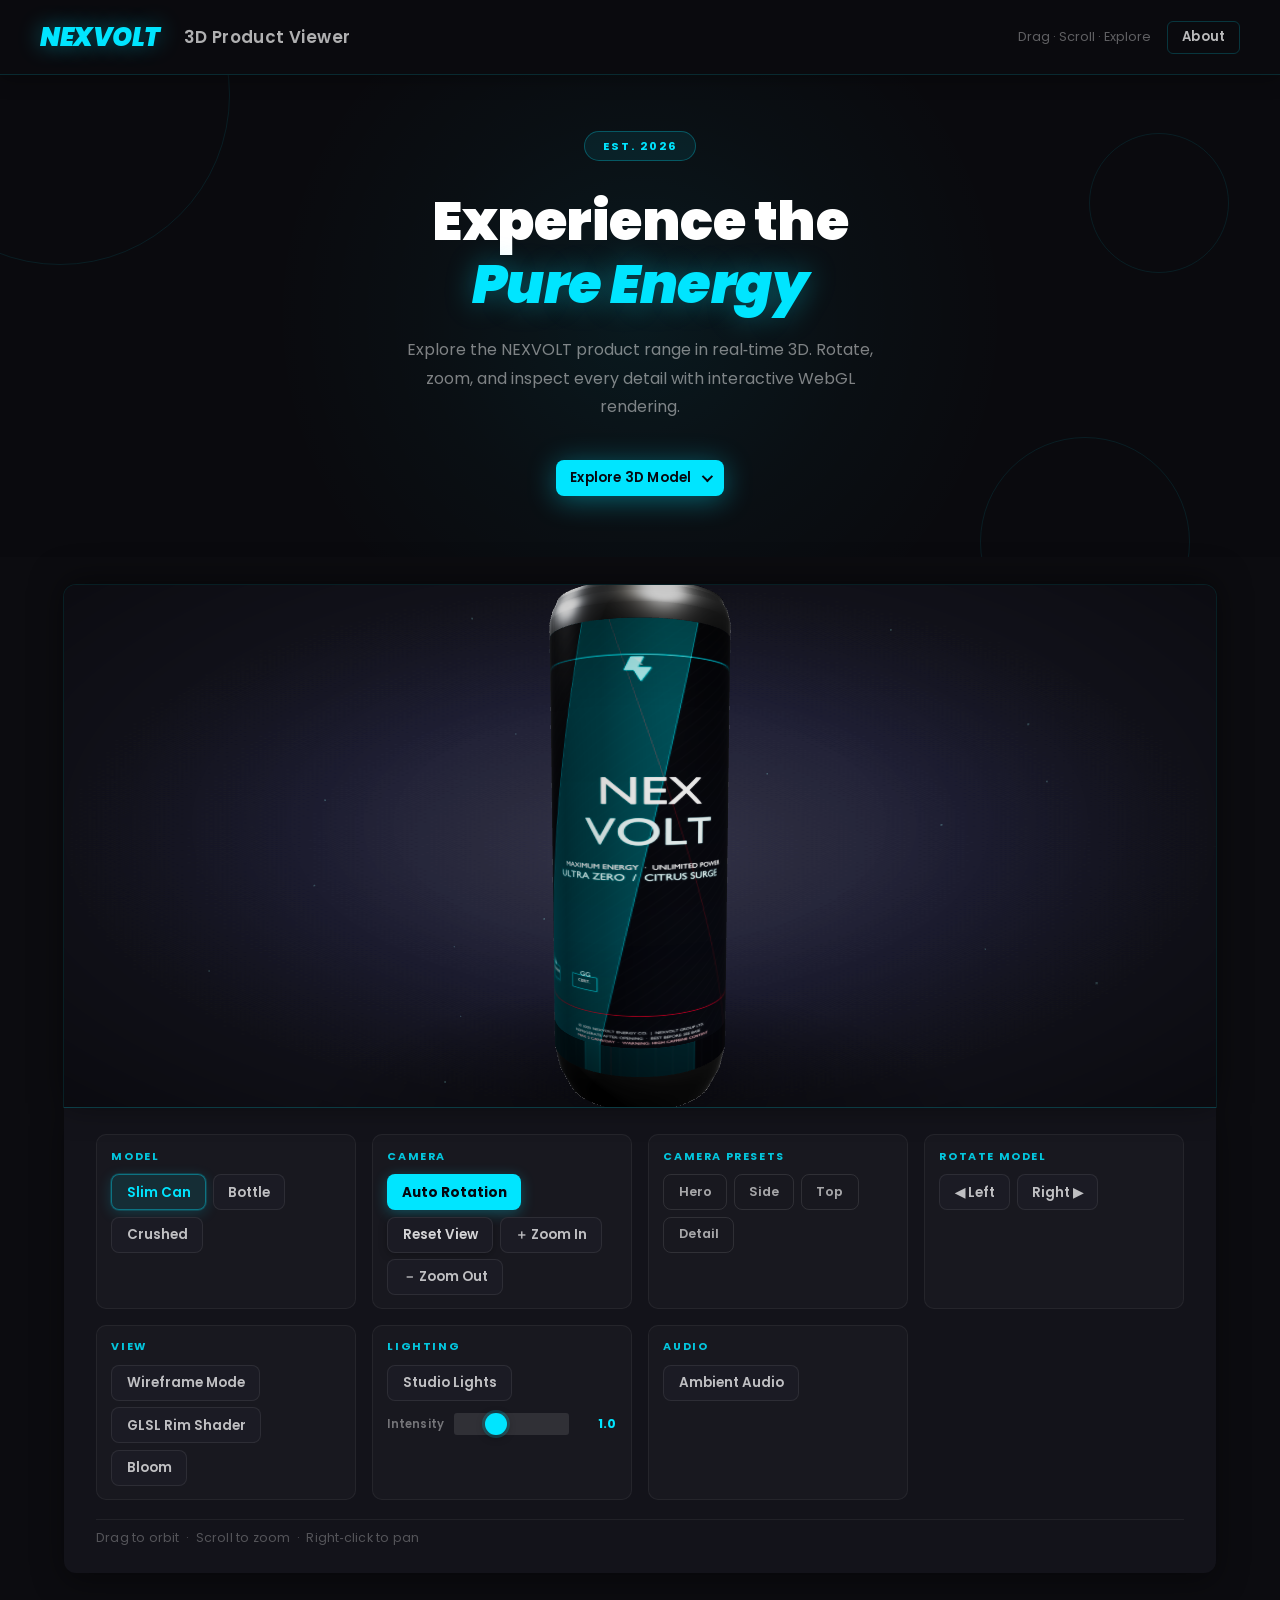
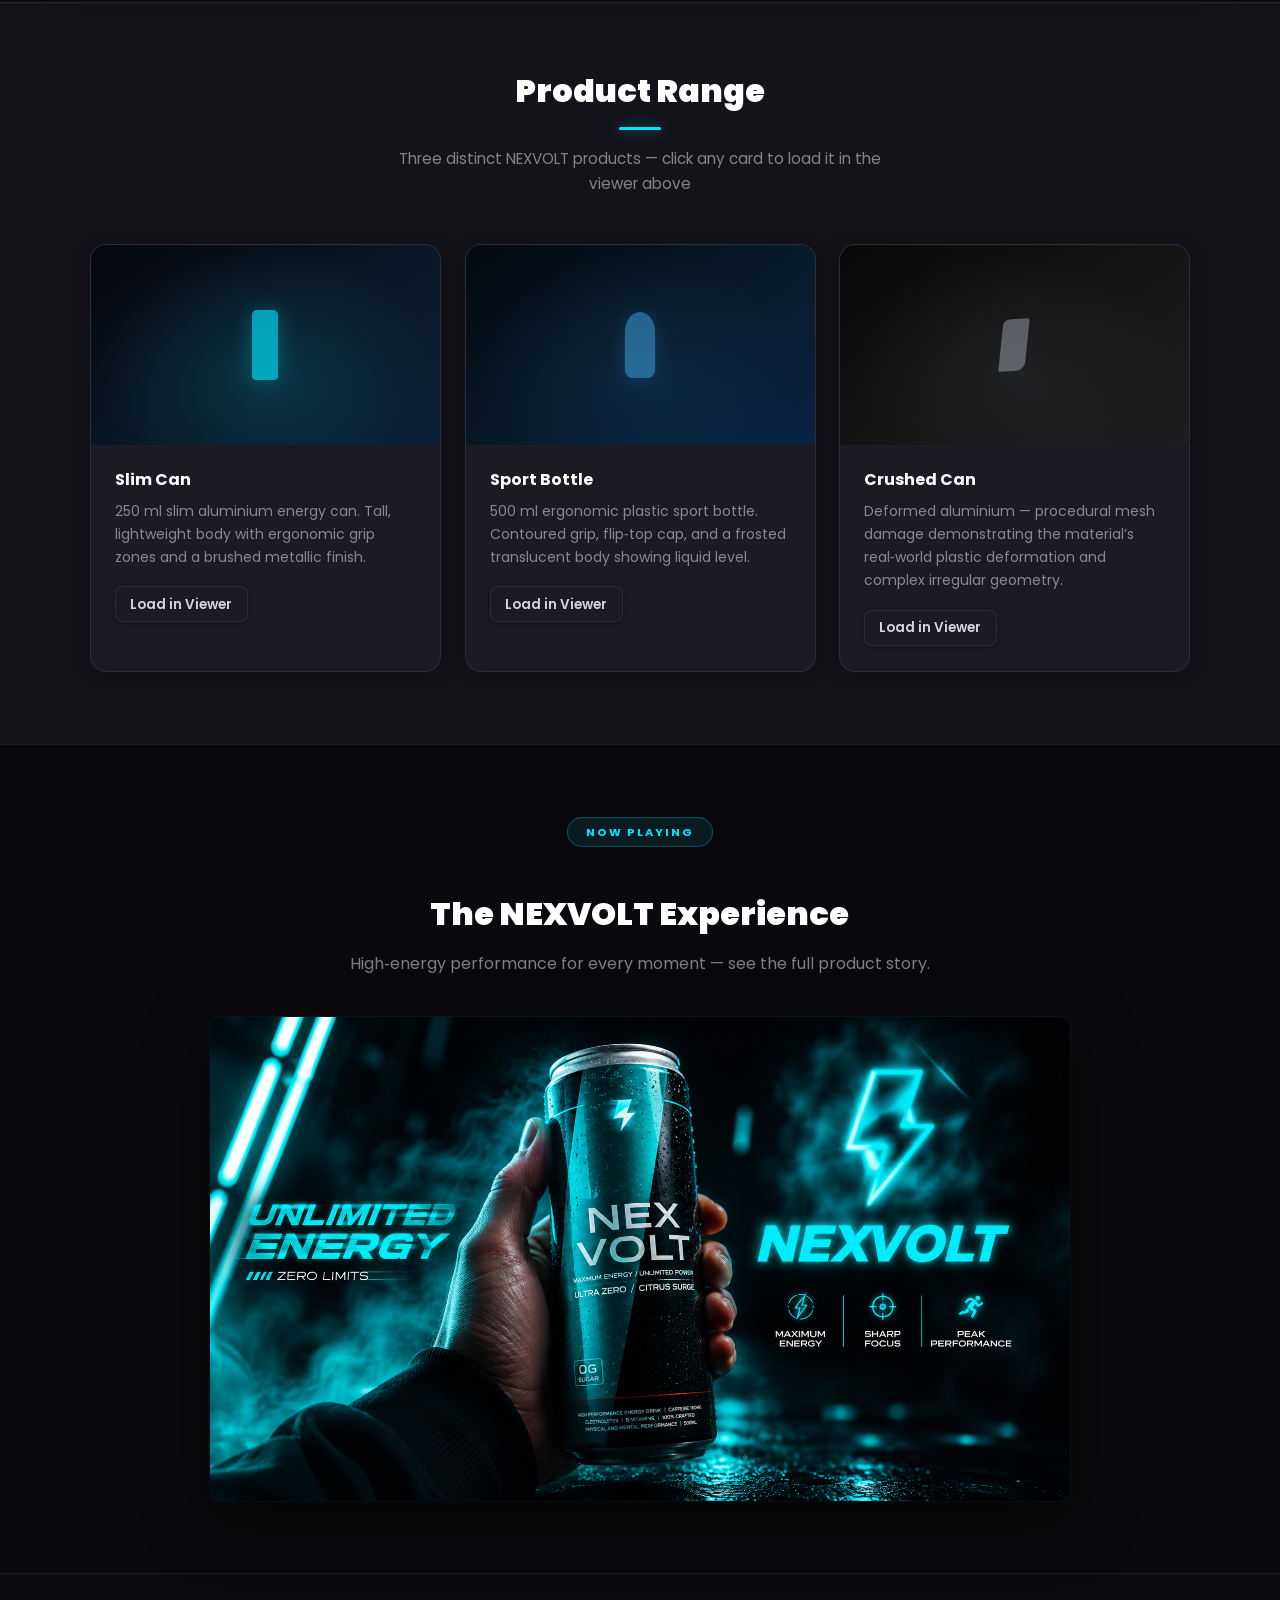
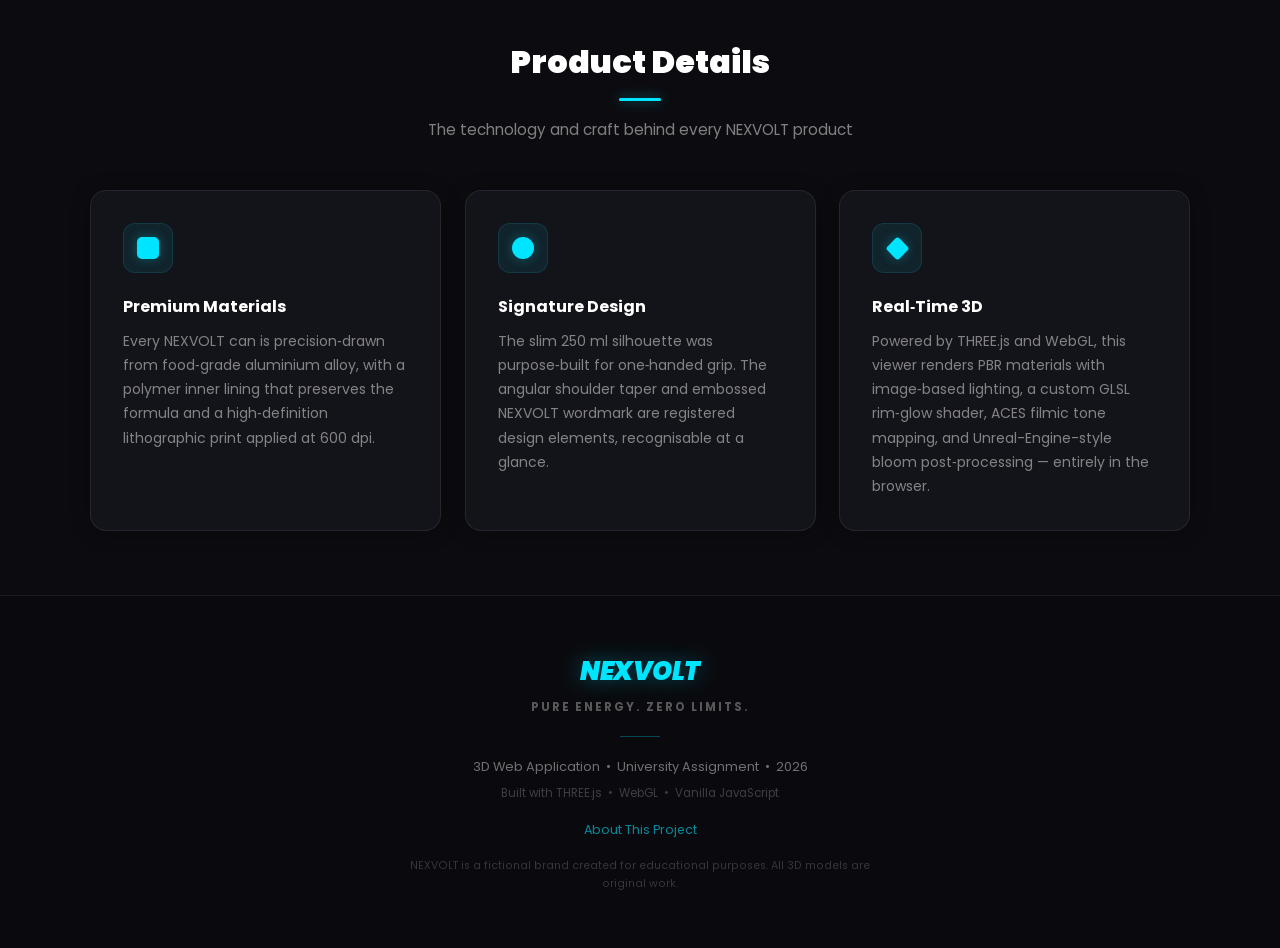
<file: index.html>
<!DOCTYPE html>
<html lang="en">
<head>
  <meta charset="UTF-8" />
  <meta name="viewport" content="width=device-width, initial-scale=1.0" />
  <title>NEXVOLT — 3D Product Viewer</title>
  <link rel="preconnect" href="https://fonts.googleapis.com" />
  <link href="https://fonts.googleapis.com/css2?family=Poppins:wght@400;600;700;900&display=swap" rel="stylesheet" />
  <link rel="stylesheet" href="css/style.css" />
  <link rel="icon" href="data:image/svg+xml,<svg xmlns='http://www.w3.org/2000/svg' viewBox='0 0 32 32'><rect width='32' height='32' fill='%230c0c10'/><text x='16' y='22' font-size='20' text-anchor='middle' fill='%2300e5ff' font-family='sans-serif' font-weight='900'>N</text></svg>">
</head>
<body>

  <!-- ════════════════════════════════════════════════════════
       SITE LOADING SCREEN
       Full-page overlay shown until the first model resolves.
       JS calls dismissSiteLoading() in onLoad / onError.
  ════════════════════════════════════════════════════════ -->
  <div id="site-loading" role="status" aria-live="polite" aria-label="Loading NEXVOLT application">
    <div class="sl-particles" aria-hidden="true">
      <span class="sl-p"></span>
      <span class="sl-p"></span>
      <span class="sl-p"></span>
      <span class="sl-p"></span>
      <span class="sl-p"></span>
      <span class="sl-p"></span>
      <span class="sl-p"></span>
      <span class="sl-p"></span>
      <span class="sl-p"></span>
      <span class="sl-p"></span>
    </div>
    <div class="sl-inner">
      <div class="sl-logo" aria-hidden="true">NEXVOLT</div>
      <p class="sl-tagline" aria-hidden="true">PURE ENERGY. ZERO LIMITS.</p>
      <div class="sl-bar-wrap" aria-hidden="true">
        <div class="sl-bar-fill" id="sl-bar"></div>
      </div>
      <p class="sl-status">
        <span class="sl-status-text" id="sl-msg">INITIALISING NEXVOLT SYSTEM</span>
        <span class="sl-dot" aria-hidden="true">.</span>
        <span class="sl-dot" aria-hidden="true">.</span>
        <span class="sl-dot" aria-hidden="true">.</span>
      </p>
    </div>
  </div>

  <a class="skip-link" href="#main-content">Skip to main content</a>

  <header class="site-header" role="banner">
    <div class="header-inner">
      <div class="logo" aria-label="NEXVOLT">NEXVOLT</div>
      <h1 class="site-title">3D Product Viewer</h1>
      <nav class="header-nav" aria-label="Site navigation">
        <p class="site-subtitle" aria-hidden="true">Drag&nbsp;&middot;&nbsp;Scroll&nbsp;&middot;&nbsp;Explore</p>
        <a href="about.html" class="header-link">About</a>
      </nav>
    </div>
  </header>

  <section class="hero" aria-labelledby="hero-heading">
    <div class="hero-glow"    aria-hidden="true"></div>
    <div class="hero-circles" aria-hidden="true">
      <div class="hero-circle"></div>
      <div class="hero-circle"></div>
      <div class="hero-circle"></div>
    </div>
    <div class="hero-inner">
      <span class="hero-badge">Est. 2026</span>
      <h2 class="hero-title" id="hero-heading">
        Experience the<br>
        <em class="hero-accent">Pure Energy</em>
      </h2>
      <p class="hero-desc">
        Explore the NEXVOLT product range in real&#8209;time 3D.
        Rotate, zoom, and inspect every detail with interactive WebGL rendering.
      </p>
      <a href="#main-content" class="btn btn-hero">
        Explore 3D Model
        <span class="btn-arrow" aria-hidden="true"></span>
      </a>
    </div>
  </section>

  <main class="main-content" id="main-content" tabindex="-1">

    <div id="viewer-container" role="region" aria-label="Interactive 3D model viewer">
      <div id="loading-overlay" role="status" aria-live="polite">
        <div class="loader-ring" aria-hidden="true"></div>
        <p class="loader-text">Loading model&hellip;</p>
        <div class="progress-track" aria-hidden="true">
          <div id="progress-bar" class="progress-fill"></div>
        </div>
        <span id="progress-pct" class="progress-pct">0%</span>
      </div>
    </div>

    <section class="controls-panel" aria-label="3D viewer controls">
      <div class="controls-groups">

        <div class="control-group">
          <h3 class="group-label" id="lbl-model">Model</h3>
          <div class="group-buttons" role="group" aria-labelledby="lbl-model">
            <button id="btn-model-slim"    class="btn btn-model active"
                    aria-pressed="true"  aria-label="Load slim energy can">Slim Can</button>
            <button id="btn-model-bottle"  class="btn btn-model"
                    aria-pressed="false" aria-label="Load sport bottle">Bottle</button>
            <button id="btn-model-crushed" class="btn btn-model"
                    aria-pressed="false" aria-label="Load crushed can">Crushed</button>
          </div>
        </div>

        <div class="control-group">
          <h3 class="group-label" id="lbl-camera">Camera</h3>
          <div class="group-buttons" role="group" aria-labelledby="lbl-camera">
            <button id="btn-rotate"   class="btn btn-primary"
                    aria-pressed="false" aria-label="Toggle automatic camera rotation">Auto Rotation</button>
            <button id="btn-reset"    class="btn btn-secondary"
                    aria-label="Reset camera to default position">Reset View</button>
            <button id="btn-zoom-in"  class="btn btn-icon"
                    aria-label="Zoom in">&#xFF0B; Zoom In</button>
            <button id="btn-zoom-out" class="btn btn-icon"
                    aria-label="Zoom out">&#xFF0D; Zoom Out</button>
          </div>
        </div>

        <div class="control-group">
          <h3 class="group-label" id="lbl-presets">Camera Presets</h3>
          <div class="group-buttons" role="group" aria-labelledby="lbl-presets">
            <button id="btn-preset-hero"   class="btn btn-preset"
                    aria-pressed="false" aria-label="Hero camera view — three-quarter showcase angle">Hero</button>
            <button id="btn-preset-side"   class="btn btn-preset"
                    aria-pressed="false" aria-label="Side camera view — product profile">Side</button>
            <button id="btn-preset-top"    class="btn btn-preset"
                    aria-pressed="false" aria-label="Top camera view — overhead perspective">Top</button>
            <button id="btn-preset-detail" class="btn btn-preset"
                    aria-pressed="false" aria-label="Detail camera view — close-up angled shot">Detail</button>
          </div>
        </div>

        <div class="control-group">
          <h3 class="group-label" id="lbl-rotate">Rotate Model</h3>
          <div class="group-buttons" role="group" aria-labelledby="lbl-rotate">
            <button id="btn-rot-left"  class="btn btn-icon"
                    aria-label="Rotate model left by 22 degrees">&#9664; Left</button>
            <button id="btn-rot-right" class="btn btn-icon"
                    aria-label="Rotate model right by 22 degrees">Right &#9654;</button>
          </div>
        </div>

        <div class="control-group">
          <h3 class="group-label" id="lbl-view">View</h3>
          <div class="group-buttons" role="group" aria-labelledby="lbl-view">
            <button id="btn-wireframe" class="btn btn-icon"
                    aria-pressed="false" aria-label="Toggle wireframe rendering mode">Wireframe Mode</button>
            <button id="btn-glow"      class="btn btn-icon"
                    aria-pressed="false" aria-label="Toggle GLSL Fresnel rim glow shader">GLSL Rim Shader</button>
            <button id="btn-bloom"     class="btn btn-icon"
                    aria-pressed="false" aria-label="Toggle Unreal bloom post-processing">Bloom</button>
          </div>
        </div>

        <div class="control-group">
          <h3 class="group-label" id="lbl-light">Lighting</h3>
          <div class="group-buttons" role="group" aria-labelledby="lbl-light">
            <button id="btn-lights" class="btn btn-icon"
                    aria-pressed="true" aria-label="Toggle studio lighting on or off">Studio Lights</button>
          </div>
          <div class="slider-row">
            <label class="slider-label" for="slider-intensity">Intensity</label>
            <input  type="range" id="slider-intensity" class="slider"
                    min="0" max="3" step="0.1" value="1"
                    aria-label="Light intensity"
                    aria-valuemin="0" aria-valuemax="3" aria-valuenow="1" />
            <span id="intensity-value" class="slider-value" aria-live="polite">1.0</span>
          </div>
        </div>

        <div class="control-group">
          <h3 class="group-label" id="lbl-audio">Audio</h3>
          <div class="group-buttons" role="group" aria-labelledby="lbl-audio">
            <button id="btn-ambient" class="btn btn-icon"
                    aria-pressed="false" aria-label="Toggle ambient audio">Ambient Audio</button>
          </div>
        </div>

      </div>
      <p class="controls-hint">
        Drag to orbit &nbsp;&middot;&nbsp; Scroll to zoom &nbsp;&middot;&nbsp; Right&#8209;click to pan
      </p>
    </section>

    <!-- Screen-reader live region — srAnnounce() writes here. Visually hidden. -->
    <span id="sr-announce" class="sr-only"
          role="status" aria-live="polite" aria-atomic="true"></span>

  </main>


  <!-- ════════════════════════════════════════════════════════
       MODEL GALLERY — visual selector for all three products
  ════════════════════════════════════════════════════════ -->
  <section class="model-gallery" aria-labelledby="gallery-heading">

    <div class="section-header animate-on-scroll">
      <h2 class="section-title" id="gallery-heading">Product Range</h2>
      <div class="section-line" aria-hidden="true"></div>
      <p class="section-subtitle">
        Three distinct NEXVOLT products &mdash; click any card to load it in the viewer above
      </p>
    </div>

    <div class="gallery-grid">

      <article class="gallery-card animate-on-scroll" aria-label="Slim Energy Can">
        <div class="gallery-thumb gallery-thumb--slim" aria-hidden="true">
          <div class="gallery-thumb-icon gallery-icon--can"></div>
        </div>
        <div class="gallery-info">
          <h3 class="gallery-title">Slim Can</h3>
          <p class="gallery-desc">250 ml slim aluminium energy can. Tall, lightweight body with ergonomic grip zones and a brushed metallic finish.</p>
          <button class="btn btn-secondary" data-gallery-model="slim"
                  aria-label="Load slim can in the 3D viewer">Load in Viewer</button>
        </div>
      </article>

      <article class="gallery-card animate-on-scroll" aria-label="Sport Bottle">
        <div class="gallery-thumb gallery-thumb--bottle" aria-hidden="true">
          <div class="gallery-thumb-icon gallery-icon--bottle"></div>
        </div>
        <div class="gallery-info">
          <h3 class="gallery-title">Sport Bottle</h3>
          <p class="gallery-desc">500 ml ergonomic plastic sport bottle. Contoured grip, flip&#8209;top cap, and a frosted translucent body showing liquid level.</p>
          <button class="btn btn-secondary" data-gallery-model="bottle"
                  aria-label="Load sport bottle in the 3D viewer">Load in Viewer</button>
        </div>
      </article>

      <article class="gallery-card animate-on-scroll" aria-label="Crushed Can">
        <div class="gallery-thumb gallery-thumb--crushed" aria-hidden="true">
          <div class="gallery-thumb-icon gallery-icon--crushed"></div>
        </div>
        <div class="gallery-info">
          <h3 class="gallery-title">Crushed Can</h3>
          <p class="gallery-desc">Deformed aluminium &mdash; procedural mesh damage demonstrating the material&rsquo;s real&#8209;world plastic deformation and complex irregular geometry.</p>
          <button class="btn btn-secondary" data-gallery-model="crushed"
                  aria-label="Load crushed can in the 3D viewer">Load in Viewer</button>
        </div>
      </article>

    </div>
  </section>


  <!-- ════════════════════════════════════════════════════════
       PROMO VIDEO
  ════════════════════════════════════════════════════════ -->
  <section class="promo-video" aria-labelledby="video-heading">
    <div class="promo-video-inner">

      <div class="promo-text animate-on-scroll">
        <span class="hero-badge">Now Playing</span>
        <h2 class="section-title" id="video-heading">The NEXVOLT Experience</h2>
        <p class="promo-subtitle">High&#8209;energy performance for every moment &mdash; see the full product story.</p>
      </div>

      <div class="video-wrapper animate-on-scroll">
        <img src="assets/video/nexvolt-promo-banner.png"
             alt="NEXVOLT promotional banner">
      </div>

    </div>
  </section>


  <!-- ════════════════════════════════════════════════════════
       PRODUCT INFO
  ════════════════════════════════════════════════════════ -->
  <section class="product-info" aria-labelledby="product-heading">

    <div class="section-header animate-on-scroll">
      <h2 class="section-title" id="product-heading">Product Details</h2>
      <div class="section-line" aria-hidden="true"></div>
      <p class="section-subtitle">
        The technology and craft behind every NEXVOLT product
      </p>
    </div>

    <div class="cards-grid">

      <article class="card animate-on-scroll" aria-label="Premium Materials">
        <div class="card-icon-wrap" aria-hidden="true">
          <div class="card-icon"></div>
        </div>
        <h3 class="card-title">Premium Materials</h3>
        <p class="card-text">
          Every NEXVOLT can is precision&#8209;drawn from food&#8209;grade aluminium alloy,
          with a polymer inner lining that preserves the formula and a high&#8209;definition
          lithographic print applied at 600 dpi.
        </p>
      </article>

      <article class="card animate-on-scroll" aria-label="Signature Design">
        <div class="card-icon-wrap" aria-hidden="true">
          <div class="card-icon"></div>
        </div>
        <h3 class="card-title">Signature Design</h3>
        <p class="card-text">
          The slim 250 ml silhouette was purpose&#8209;built for one&#8209;handed grip. The
          angular shoulder taper and embossed NEXVOLT wordmark are registered design
          elements, recognisable at a glance.
        </p>
      </article>

      <article class="card animate-on-scroll" aria-label="Real-Time 3D technology">
        <div class="card-icon-wrap" aria-hidden="true">
          <div class="card-icon"></div>
        </div>
        <h3 class="card-title">Real&#8209;Time 3D</h3>
        <p class="card-text">
          Powered by THREE.js and WebGL, this viewer renders PBR materials with
          image&#8209;based lighting, a custom GLSL rim&#8209;glow shader, ACES filmic tone
          mapping, and Unreal-Engine-style bloom post&#8209;processing — entirely in the browser.
        </p>
      </article>

    </div>
  </section>


  <footer class="site-footer" role="contentinfo">
    <div class="footer-inner">
      <div class="footer-brand" aria-label="NEXVOLT">NEXVOLT</div>
      <p class="footer-tagline">Pure Energy. Zero Limits.</p>
      <div class="footer-divider" aria-hidden="true"></div>
      <p class="footer-meta">
        3D Web Application &nbsp;&bull;&nbsp; University Assignment &nbsp;&bull;&nbsp; 2026
      </p>
      <p class="footer-tech">
        Built with THREE.js &nbsp;&bull;&nbsp; WebGL &nbsp;&bull;&nbsp; Vanilla JavaScript
      </p>
      <nav class="footer-nav" aria-label="Footer navigation">
        <a href="about.html" class="footer-link">About This Project</a>
      </nav>
      <p class="footer-disclaimer">
        NEXVOLT is a fictional brand created for educational purposes. All 3D models are original work.
      </p>
    </div>
  </footer>


  <!-- THREE.js core -->
  <script src="js/libs/three.min.js"></script>
  <script src="js/libs/GLTFLoader.js"></script>
  <script src="js/libs/OrbitControls.js"></script>

  <!-- Post-processing pipeline (load order matters — each file extends THREE) -->
  <script src="js/libs/CopyShader.js"></script>
  <script src="js/libs/LuminosityHighPassShader.js"></script>
  <script src="js/libs/EffectComposer.js"></script>
  <script src="js/libs/ShaderPass.js"></script>
  <script src="js/libs/RenderPass.js"></script>
  <script src="js/libs/UnrealBloomPass.js"></script>

  <script src="js/script.js"></script>

</body>
</html>
</file>
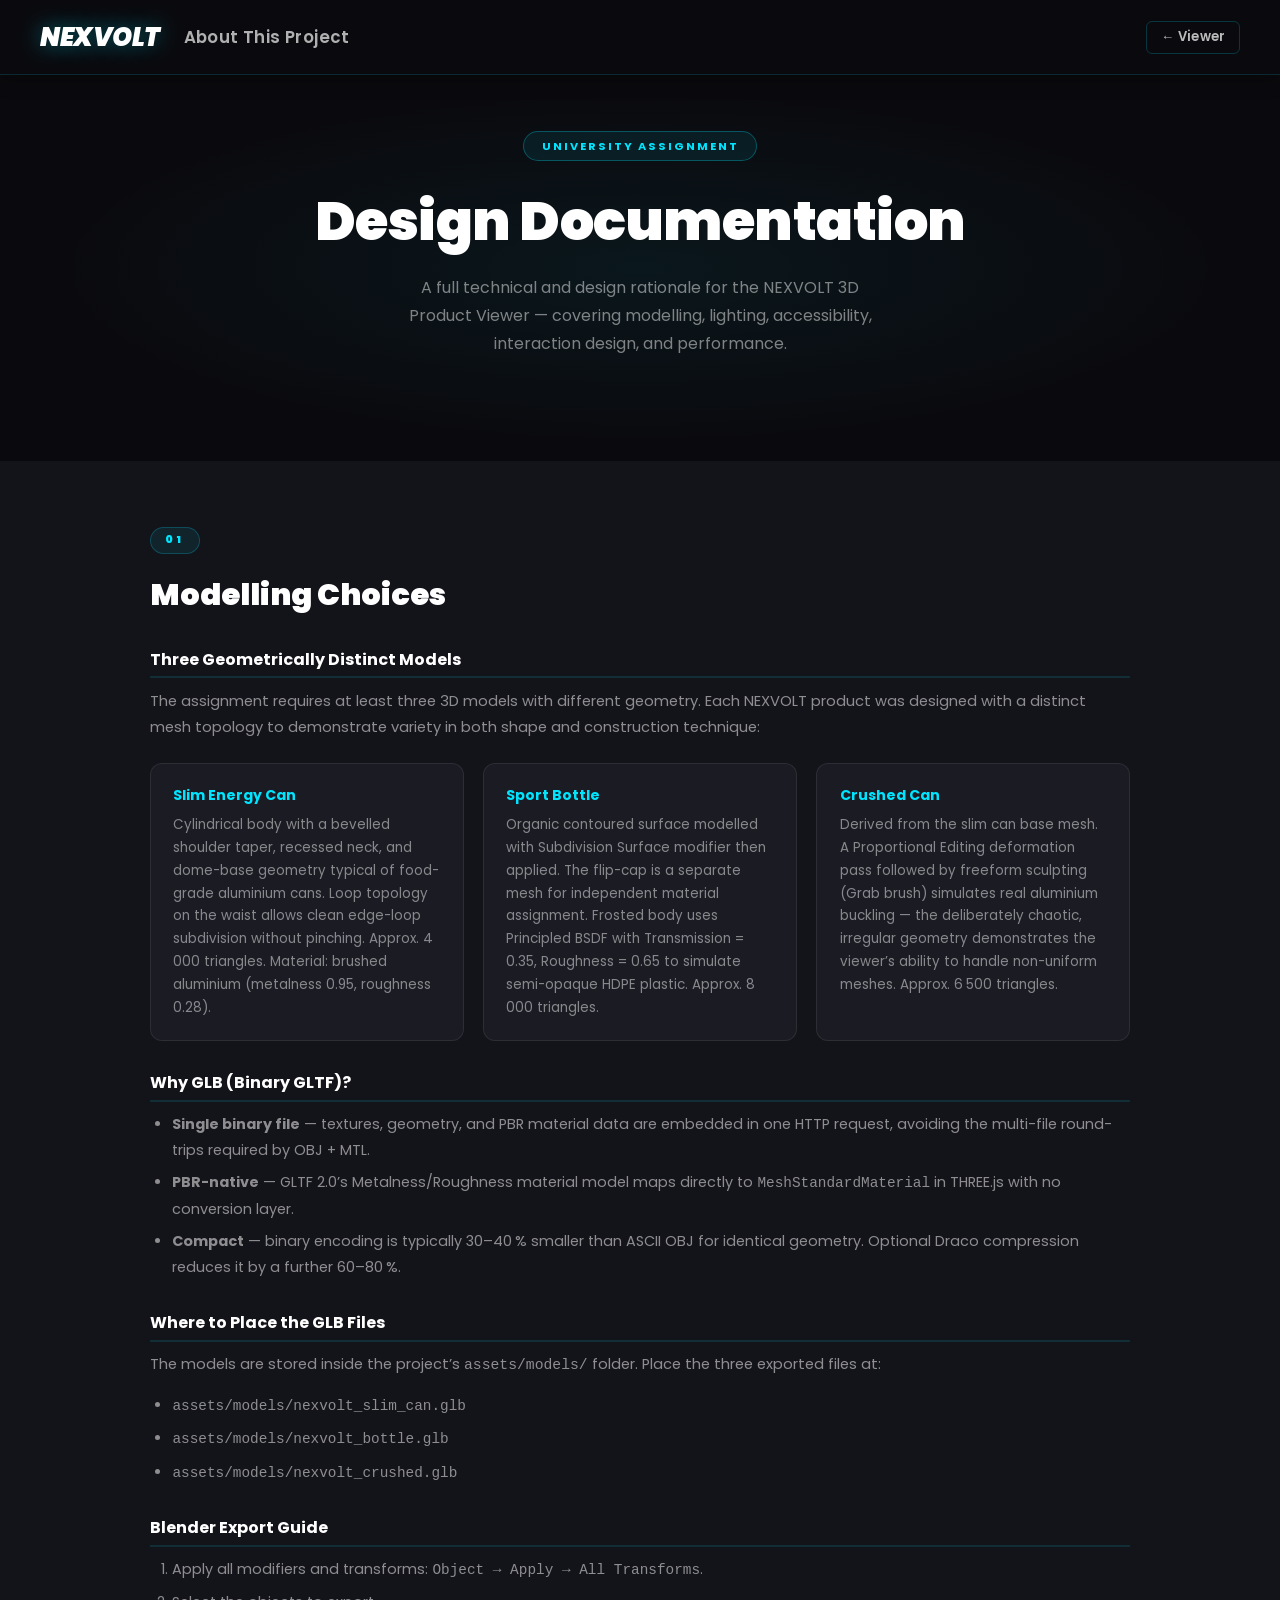
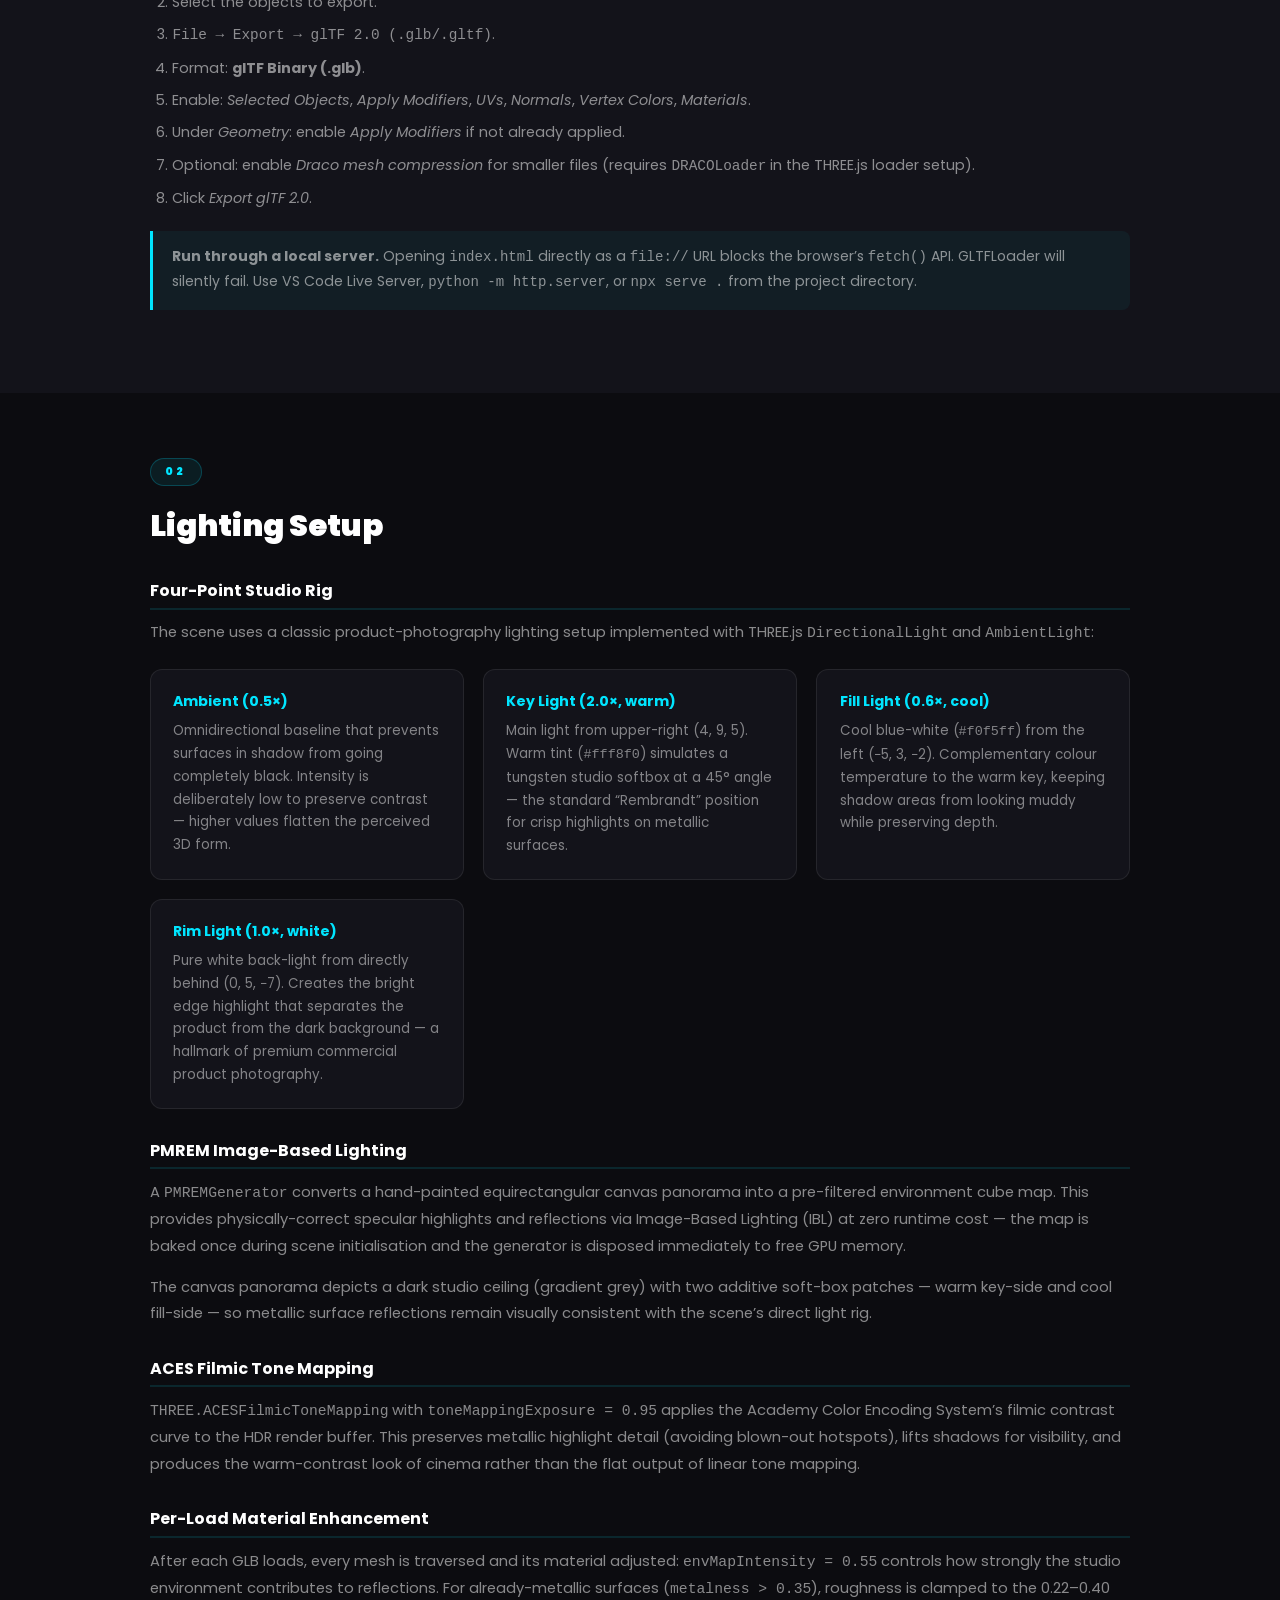
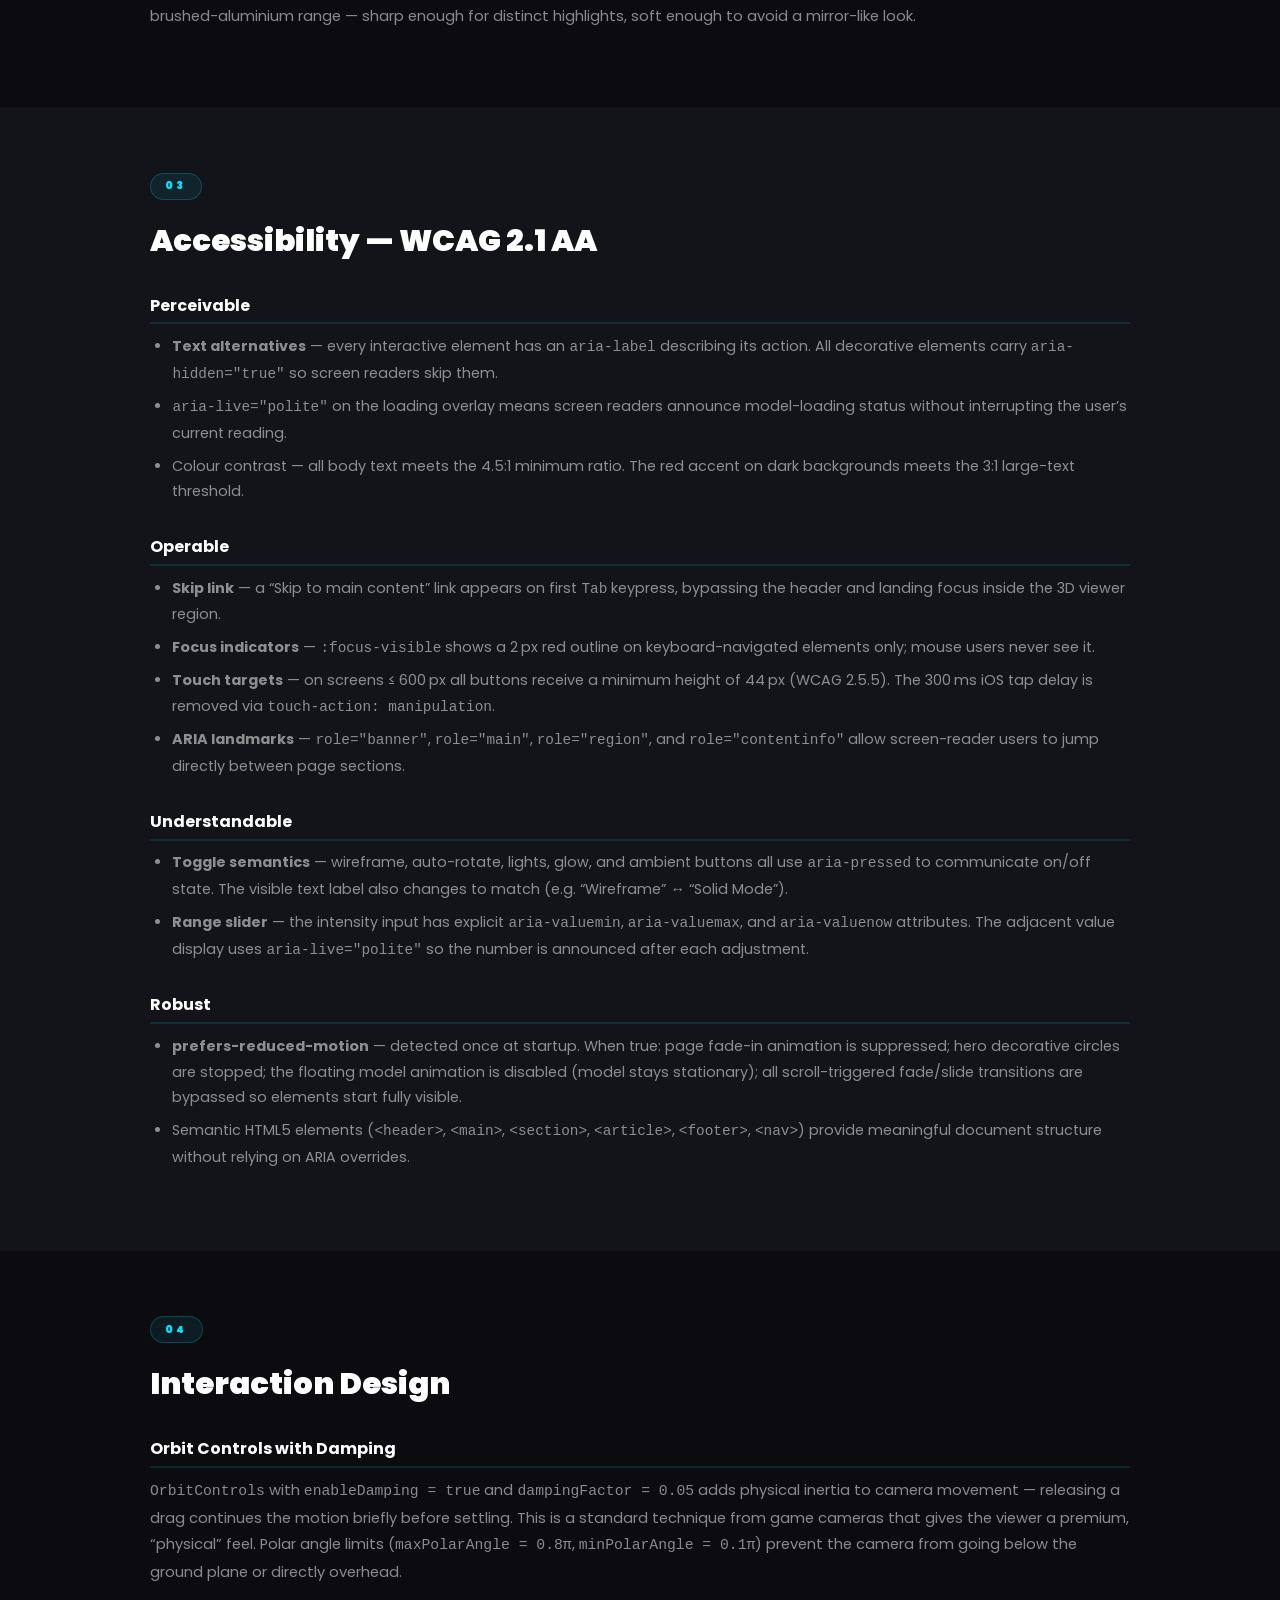
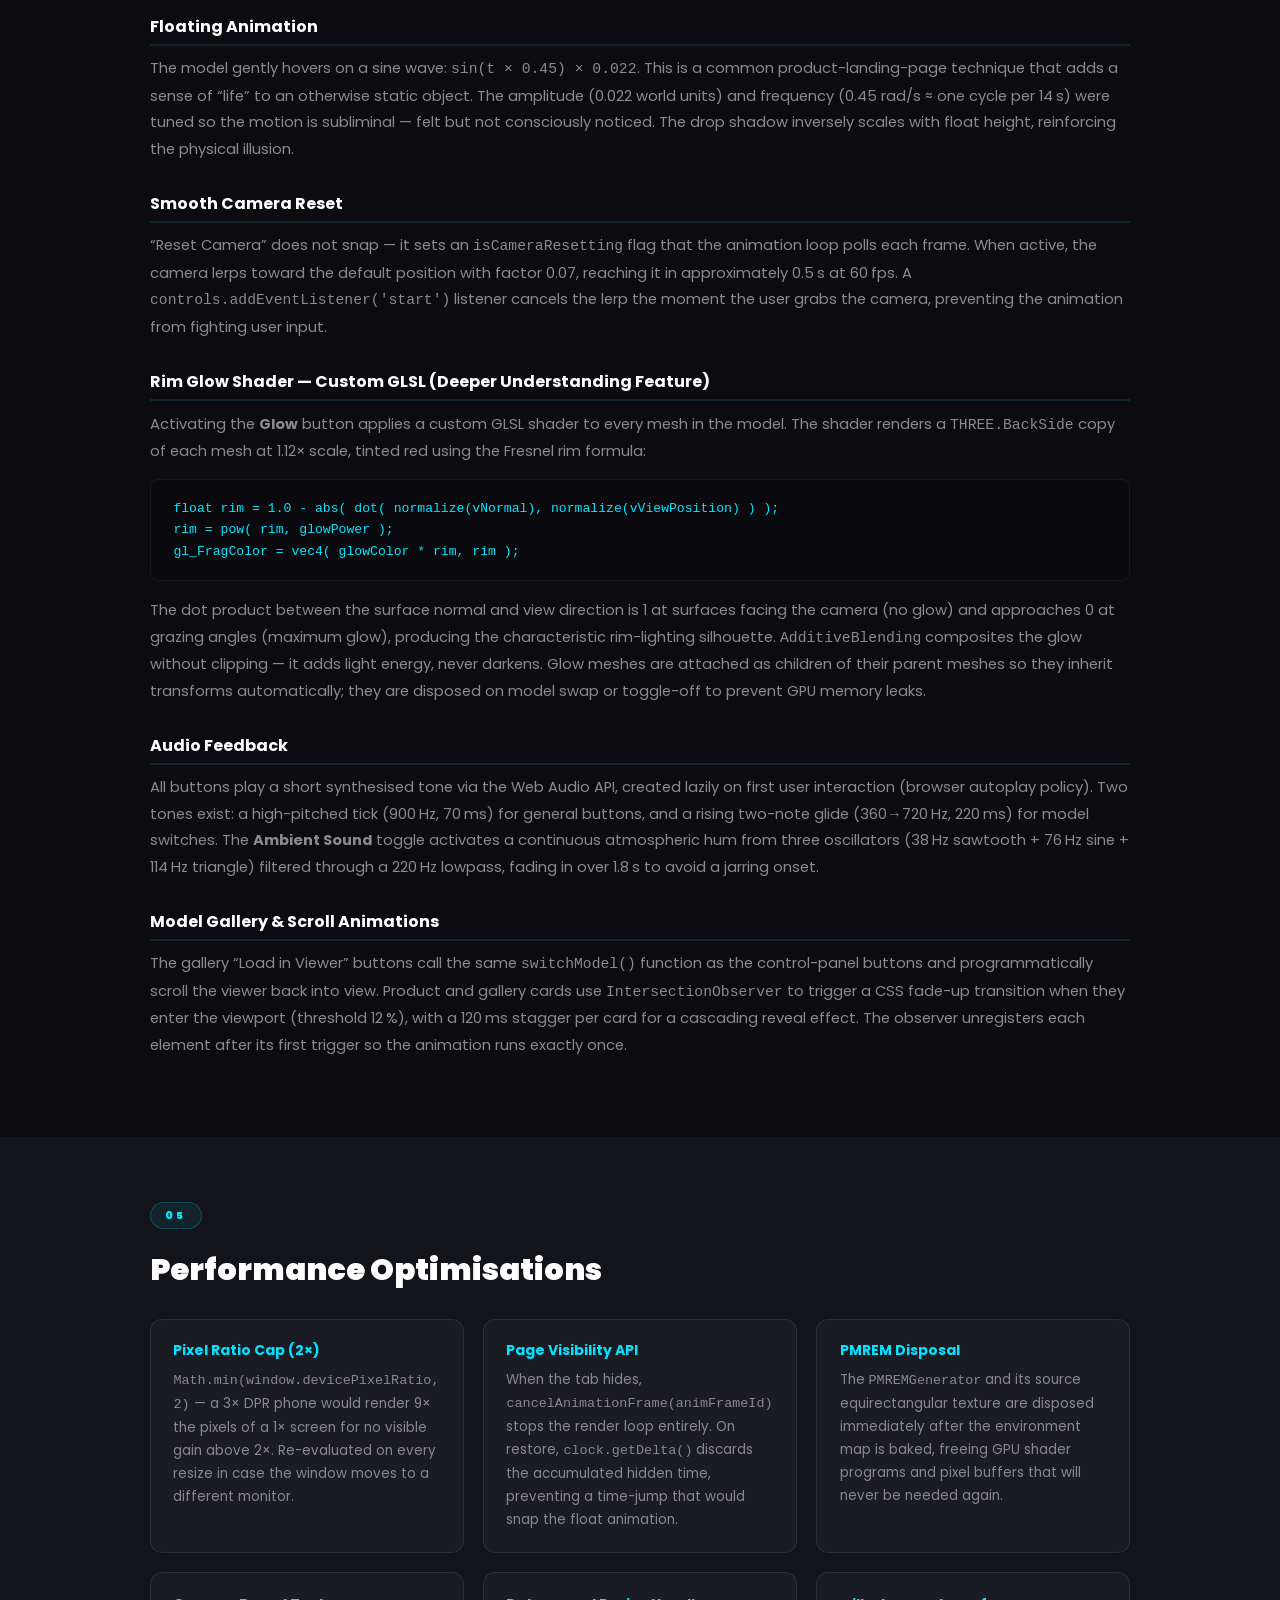
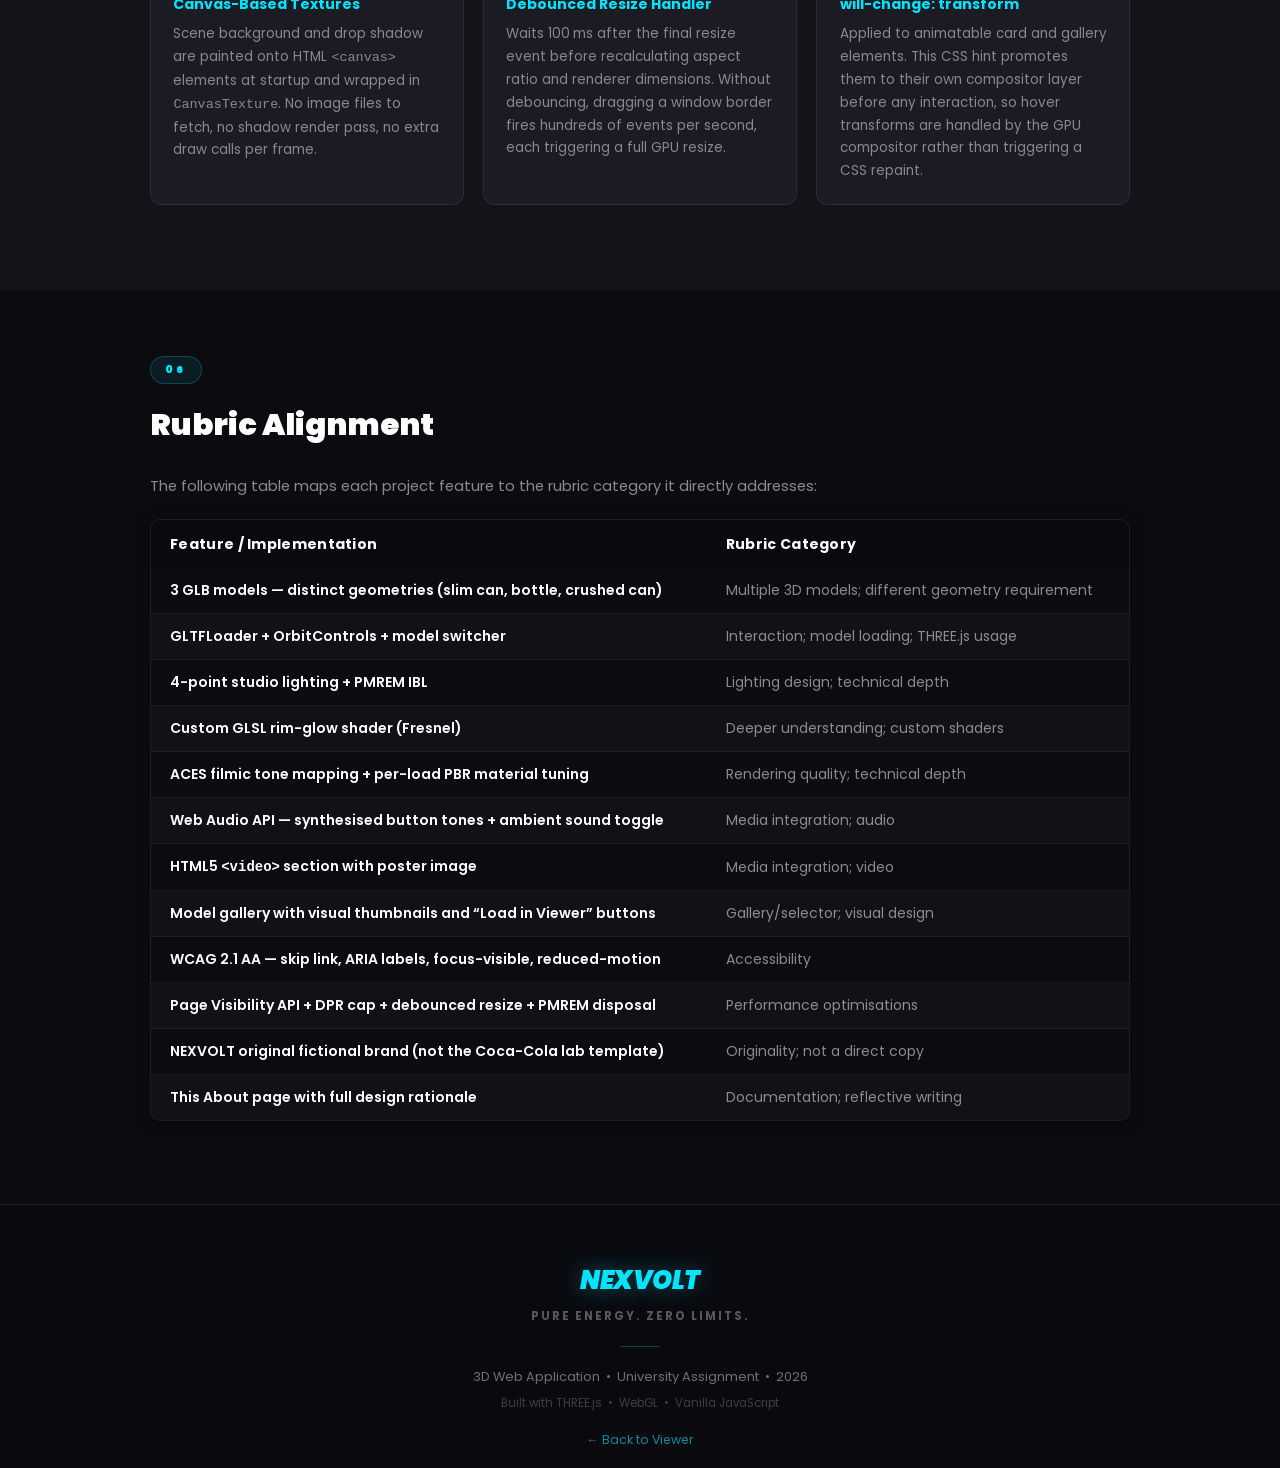
<file: about.html>
<!DOCTYPE html>
<html lang="en">
<head>
  <meta charset="UTF-8" />
  <meta name="viewport" content="width=device-width, initial-scale=1.0" />
  <title>About — NEXVOLT 3D Viewer</title>
  <link rel="preconnect" href="https://fonts.googleapis.com" />
  <link href="https://fonts.googleapis.com/css2?family=Poppins:wght@400;600;700;900&display=swap" rel="stylesheet" />
  <link rel="stylesheet" href="css/style.css" />
  <link rel="icon" href="data:image/svg+xml,<svg xmlns='http://www.w3.org/2000/svg' viewBox='0 0 32 32'><rect width='32' height='32' fill='%230c0c10'/><text x='16' y='22' font-size='20' text-anchor='middle' fill='%2300e5ff' font-family='sans-serif' font-weight='900'>N</text></svg>">
</head>
<body>

  <a class="skip-link" href="#about-content">Skip to main content</a>

  <header class="site-header" role="banner">
    <div class="header-inner">
      <a href="index.html" class="logo" aria-label="NEXVOLT — back to viewer">NEXVOLT</a>
      <h1 class="site-title">About This Project</h1>
      <nav class="header-nav" aria-label="Site navigation">
        <a href="index.html" class="header-link">&larr; Viewer</a>
      </nav>
    </div>
  </header>


  <main class="about-content" id="about-content" tabindex="-1">

    <!-- ── Hero ─────────────────────────────────────────────────── -->
    <div class="about-hero">
      <div class="about-hero-inner">
        <span class="hero-badge">University Assignment</span>
        <h2 class="hero-title">Design Documentation</h2>
        <p class="hero-desc">
          A full technical and design rationale for the NEXVOLT 3D Product Viewer &mdash;
          covering modelling, lighting, accessibility, interaction design, and performance.
        </p>
      </div>
    </div>


    <!-- ── 01. MODELLING CHOICES ────────────────────────────────── -->
    <section class="about-section" aria-labelledby="sec-models">
      <div class="about-section-inner">

        <div class="about-section-tag">01</div>
        <h2 id="sec-models">Modelling Choices</h2>

        <h3>Three Geometrically Distinct Models</h3>
        <p>The assignment requires at least three 3D models with different geometry. Each
        NEXVOLT product was designed with a distinct mesh topology to demonstrate variety
        in both shape and construction technique:</p>

        <div class="about-cards">
          <div class="about-card">
            <h4>Slim Energy Can</h4>
            <p>Cylindrical body with a bevelled shoulder taper, recessed neck, and dome-base
            geometry typical of food-grade aluminium cans. Loop topology on the waist allows
            clean edge-loop subdivision without pinching. Approx. 4&thinsp;000 triangles.
            Material: brushed aluminium (metalness 0.95, roughness 0.28).</p>
          </div>
          <div class="about-card">
            <h4>Sport Bottle</h4>
            <p>Organic contoured surface modelled with Subdivision Surface modifier then
            applied. The flip-cap is a separate mesh for independent material assignment.
            Frosted body uses Principled BSDF with Transmission = 0.35, Roughness = 0.65
            to simulate semi-opaque HDPE plastic. Approx. 8&thinsp;000 triangles.</p>
          </div>
          <div class="about-card">
            <h4>Crushed Can</h4>
            <p>Derived from the slim can base mesh. A Proportional Editing deformation pass
            followed by freeform sculpting (Grab brush) simulates real aluminium buckling &mdash;
            the deliberately chaotic, irregular geometry demonstrates the viewer&rsquo;s
            ability to handle non-uniform meshes. Approx. 6&thinsp;500 triangles.</p>
          </div>
        </div>

        <h3>Why GLB (Binary GLTF)?</h3>
        <ul class="about-list">
          <li><strong>Single binary file</strong> &mdash; textures, geometry, and PBR material
          data are embedded in one HTTP request, avoiding the multi-file round-trips
          required by OBJ + MTL.</li>
          <li><strong>PBR-native</strong> &mdash; GLTF 2.0&rsquo;s Metalness/Roughness material
          model maps directly to <code>MeshStandardMaterial</code> in THREE.js with no
          conversion layer.</li>
          <li><strong>Compact</strong> &mdash; binary encoding is typically 30&ndash;40&thinsp;%
          smaller than ASCII OBJ for identical geometry. Optional Draco compression reduces
          it by a further 60&ndash;80&thinsp;%.</li>
        </ul>

        <h3>Where to Place the GLB Files</h3>
        <p>The models are stored inside the project&rsquo;s <code>assets/models/</code>
        folder. Place the three exported files at:</p>
        <ul class="about-list">
          <li><code>assets/models/nexvolt_slim_can.glb</code></li>
          <li><code>assets/models/nexvolt_bottle.glb</code></li>
          <li><code>assets/models/nexvolt_crushed.glb</code></li>
        </ul>

        <h3>Blender Export Guide</h3>
        <ol class="about-list about-list--ordered">
          <li>Apply all modifiers and transforms: <kbd>Object &rarr; Apply &rarr; All Transforms</kbd>.</li>
          <li>Select the objects to export.</li>
          <li><kbd>File &rarr; Export &rarr; glTF 2.0 (.glb/.gltf)</kbd>.</li>
          <li>Format: <strong>glTF Binary (.glb)</strong>.</li>
          <li>Enable: <em>Selected Objects</em>, <em>Apply Modifiers</em>, <em>UVs</em>,
          <em>Normals</em>, <em>Vertex Colors</em>, <em>Materials</em>.</li>
          <li>Under <em>Geometry</em>: enable <em>Apply Modifiers</em> if not already applied.</li>
          <li>Optional: enable <em>Draco mesh compression</em> for smaller files (requires
          <code>DRACOLoader</code> in the THREE.js loader setup).</li>
          <li>Click <em>Export glTF 2.0</em>.</li>
        </ol>

        <div class="about-note">
          <strong>Run through a local server.</strong> Opening <code>index.html</code> directly
          as a <code>file://</code> URL blocks the browser&rsquo;s <code>fetch()</code> API.
          GLTFLoader will silently fail. Use VS Code Live Server, <code>python -m http.server</code>,
          or <code>npx serve .</code> from the project directory.
        </div>

      </div>
    </section>


    <!-- ── 02. LIGHTING SETUP ────────────────────────────────────── -->
    <section class="about-section about-section--alt" aria-labelledby="sec-lights">
      <div class="about-section-inner">

        <div class="about-section-tag">02</div>
        <h2 id="sec-lights">Lighting Setup</h2>

        <h3>Four-Point Studio Rig</h3>
        <p>The scene uses a classic product-photography lighting setup implemented
        with THREE.js <code>DirectionalLight</code> and <code>AmbientLight</code>:</p>

        <div class="about-cards">
          <div class="about-card">
            <h4>Ambient (0.5&times;)</h4>
            <p>Omnidirectional baseline that prevents surfaces in shadow from going
            completely black. Intensity is deliberately low to preserve contrast &mdash;
            higher values flatten the perceived 3D form.</p>
          </div>
          <div class="about-card">
            <h4>Key Light (2.0&times;, warm)</h4>
            <p>Main light from upper-right (4, 9, 5). Warm tint (<code>#fff8f0</code>)
            simulates a tungsten studio softbox at a 45&deg; angle &mdash; the standard
            &ldquo;Rembrandt&rdquo; position for crisp highlights on metallic surfaces.</p>
          </div>
          <div class="about-card">
            <h4>Fill Light (0.6&times;, cool)</h4>
            <p>Cool blue-white (<code>#f0f5ff</code>) from the left (&minus;5, 3, &minus;2).
            Complementary colour temperature to the warm key, keeping shadow areas
            from looking muddy while preserving depth.</p>
          </div>
          <div class="about-card">
            <h4>Rim Light (1.0&times;, white)</h4>
            <p>Pure white back-light from directly behind (0, 5, &minus;7). Creates the
            bright edge highlight that separates the product from the dark background &mdash;
            a hallmark of premium commercial product photography.</p>
          </div>
        </div>

        <h3>PMREM Image-Based Lighting</h3>
        <p>A <code>PMREMGenerator</code> converts a hand-painted equirectangular canvas panorama
        into a pre-filtered environment cube map. This provides physically-correct specular
        highlights and reflections via Image-Based Lighting (IBL) at zero runtime cost &mdash;
        the map is baked once during scene initialisation and the generator is disposed
        immediately to free GPU memory.</p>
        <p>The canvas panorama depicts a dark studio ceiling (gradient grey) with two additive
        soft-box patches &mdash; warm key-side and cool fill-side &mdash; so metallic surface
        reflections remain visually consistent with the scene&rsquo;s direct light rig.</p>

        <h3>ACES Filmic Tone Mapping</h3>
        <p><code>THREE.ACESFilmicToneMapping</code> with <code>toneMappingExposure = 0.95</code>
        applies the Academy Color Encoding System&rsquo;s filmic contrast curve to the HDR
        render buffer. This preserves metallic highlight detail (avoiding blown-out hotspots),
        lifts shadows for visibility, and produces the warm-contrast look of cinema rather
        than the flat output of linear tone mapping.</p>

        <h3>Per-Load Material Enhancement</h3>
        <p>After each GLB loads, every mesh is traversed and its material adjusted:
        <code>envMapIntensity = 0.55</code> controls how strongly the studio environment
        contributes to reflections. For already-metallic surfaces (<code>metalness &gt; 0.35</code>),
        roughness is clamped to the 0.22&ndash;0.40 brushed-aluminium range &mdash; sharp
        enough for distinct highlights, soft enough to avoid a mirror-like look.</p>

      </div>
    </section>


    <!-- ── 03. ACCESSIBILITY ─────────────────────────────────────── -->
    <section class="about-section" aria-labelledby="sec-a11y">
      <div class="about-section-inner">

        <div class="about-section-tag">03</div>
        <h2 id="sec-a11y">Accessibility &mdash; WCAG 2.1 AA</h2>

        <h3>Perceivable</h3>
        <ul class="about-list">
          <li><strong>Text alternatives</strong> &mdash; every interactive element has an
          <code>aria-label</code> describing its action. All decorative elements
          carry <code>aria-hidden="true"</code> so screen readers skip them.</li>
          <li><code>aria-live="polite"</code> on the loading overlay means screen readers
          announce model-loading status without interrupting the user&rsquo;s current reading.</li>
          <li>Colour contrast &mdash; all body text meets the 4.5:1 minimum ratio. The red
          accent on dark backgrounds meets the 3:1 large-text threshold.</li>
        </ul>

        <h3>Operable</h3>
        <ul class="about-list">
          <li><strong>Skip link</strong> &mdash; a &ldquo;Skip to main content&rdquo; link
          appears on first <kbd>Tab</kbd> keypress, bypassing the header and landing focus
          inside the 3D viewer region.</li>
          <li><strong>Focus indicators</strong> &mdash; <code>:focus-visible</code> shows a 2&thinsp;px
          red outline on keyboard-navigated elements only; mouse users never see it.</li>
          <li><strong>Touch targets</strong> &mdash; on screens &le; 600&thinsp;px all buttons
          receive a minimum height of 44&thinsp;px (WCAG 2.5.5). The 300&thinsp;ms iOS tap delay
          is removed via <code>touch-action: manipulation</code>.</li>
          <li><strong>ARIA landmarks</strong> &mdash; <code>role="banner"</code>,
          <code>role="main"</code>, <code>role="region"</code>, and <code>role="contentinfo"</code>
          allow screen-reader users to jump directly between page sections.</li>
        </ul>

        <h3>Understandable</h3>
        <ul class="about-list">
          <li><strong>Toggle semantics</strong> &mdash; wireframe, auto-rotate, lights, glow,
          and ambient buttons all use <code>aria-pressed</code> to communicate on/off state.
          The visible text label also changes to match (e.g. &ldquo;Wireframe&rdquo; &harr;
          &ldquo;Solid Mode&rdquo;).</li>
          <li><strong>Range slider</strong> &mdash; the intensity input has explicit
          <code>aria-valuemin</code>, <code>aria-valuemax</code>, and <code>aria-valuenow</code>
          attributes. The adjacent value display uses <code>aria-live="polite"</code> so the
          number is announced after each adjustment.</li>
        </ul>

        <h3>Robust</h3>
        <ul class="about-list">
          <li><strong>prefers-reduced-motion</strong> &mdash; detected once at startup. When true:
          page fade-in animation is suppressed; hero decorative circles are stopped; the
          floating model animation is disabled (model stays stationary); all scroll-triggered
          fade/slide transitions are bypassed so elements start fully visible.</li>
          <li>Semantic HTML5 elements (<code>&lt;header&gt;</code>, <code>&lt;main&gt;</code>,
          <code>&lt;section&gt;</code>, <code>&lt;article&gt;</code>, <code>&lt;footer&gt;</code>,
          <code>&lt;nav&gt;</code>) provide meaningful document structure without relying on ARIA
          overrides.</li>
        </ul>

      </div>
    </section>


    <!-- ── 04. INTERACTION DESIGN ────────────────────────────────── -->
    <section class="about-section about-section--alt" aria-labelledby="sec-interaction">
      <div class="about-section-inner">

        <div class="about-section-tag">04</div>
        <h2 id="sec-interaction">Interaction Design</h2>

        <h3>Orbit Controls with Damping</h3>
        <p><code>OrbitControls</code> with <code>enableDamping = true</code> and
        <code>dampingFactor = 0.05</code> adds physical inertia to camera movement &mdash;
        releasing a drag continues the motion briefly before settling. This is a standard
        technique from game cameras that gives the viewer a premium, &ldquo;physical&rdquo; feel.
        Polar angle limits (<code>maxPolarAngle = 0.8&pi;</code>, <code>minPolarAngle = 0.1&pi;</code>)
        prevent the camera from going below the ground plane or directly overhead.</p>

        <h3>Floating Animation</h3>
        <p>The model gently hovers on a sine wave: <code>sin(t &times; 0.45) &times; 0.022</code>.
        This is a common product-landing-page technique that adds a sense of &ldquo;life&rdquo; to
        an otherwise static object. The amplitude (0.022 world units) and frequency (0.45 rad/s
        &asymp; one cycle per 14&thinsp;s) were tuned so the motion is subliminal &mdash; felt
        but not consciously noticed. The drop shadow inversely scales with float height,
        reinforcing the physical illusion.</p>

        <h3>Smooth Camera Reset</h3>
        <p>&ldquo;Reset Camera&rdquo; does not snap &mdash; it sets an <code>isCameraResetting</code>
        flag that the animation loop polls each frame. When active, the camera lerps toward the
        default position with factor 0.07, reaching it in approximately 0.5&thinsp;s at 60&thinsp;fps.
        A <code>controls.addEventListener('start')</code> listener cancels the lerp the moment
        the user grabs the camera, preventing the animation from fighting user input.</p>

        <h3>Rim Glow Shader &mdash; Custom GLSL (Deeper Understanding Feature)</h3>
        <p>Activating the <strong>Glow</strong> button applies a custom GLSL shader to every
        mesh in the model. The shader renders a <code>THREE.BackSide</code> copy of each mesh
        at 1.12&times; scale, tinted red using the Fresnel rim formula:</p>
        <pre class="about-code"><code>float rim = 1.0 - abs( dot( normalize(vNormal), normalize(vViewPosition) ) );
rim = pow( rim, glowPower );
gl_FragColor = vec4( glowColor * rim, rim );</code></pre>
        <p>The dot product between the surface normal and view direction is 1 at surfaces facing
        the camera (no glow) and approaches 0 at grazing angles (maximum glow), producing the
        characteristic rim-lighting silhouette. <code>AdditiveBlending</code> composites the
        glow without clipping &mdash; it adds light energy, never darkens. Glow meshes are
        attached as children of their parent meshes so they inherit transforms automatically;
        they are disposed on model swap or toggle-off to prevent GPU memory leaks.</p>

        <h3>Audio Feedback</h3>
        <p>All buttons play a short synthesised tone via the Web Audio API, created lazily on
        first user interaction (browser autoplay policy). Two tones exist: a high-pitched tick
        (900&thinsp;Hz, 70&thinsp;ms) for general buttons, and a rising two-note glide
        (360&rarr;720&thinsp;Hz, 220&thinsp;ms) for model switches. The <strong>Ambient Sound</strong>
        toggle activates a continuous atmospheric hum from three oscillators (38&thinsp;Hz sawtooth
        + 76&thinsp;Hz sine + 114&thinsp;Hz triangle) filtered through a 220&thinsp;Hz lowpass,
        fading in over 1.8&thinsp;s to avoid a jarring onset.</p>

        <h3>Model Gallery &amp; Scroll Animations</h3>
        <p>The gallery &ldquo;Load in Viewer&rdquo; buttons call the same
        <code>switchModel()</code> function as the control-panel buttons and programmatically
        scroll the viewer back into view. Product and gallery cards use
        <code>IntersectionObserver</code> to trigger a CSS fade-up transition when they enter
        the viewport (threshold 12&thinsp;%), with a 120&thinsp;ms stagger per card for a
        cascading reveal effect. The observer unregisters each element after its first trigger
        so the animation runs exactly once.</p>

      </div>
    </section>


    <!-- ── 05. PERFORMANCE ───────────────────────────────────────── -->
    <section class="about-section" aria-labelledby="sec-perf">
      <div class="about-section-inner">

        <div class="about-section-tag">05</div>
        <h2 id="sec-perf">Performance Optimisations</h2>

        <div class="about-cards">
          <div class="about-card">
            <h4>Pixel Ratio Cap (2&times;)</h4>
            <p><code>Math.min(window.devicePixelRatio, 2)</code> &mdash; a 3&times; DPR phone
            would render 9&times; the pixels of a 1&times; screen for no visible gain above 2&times;.
            Re-evaluated on every resize in case the window moves to a different monitor.</p>
          </div>
          <div class="about-card">
            <h4>Page Visibility API</h4>
            <p>When the tab hides, <code>cancelAnimationFrame(animFrameId)</code> stops the
            render loop entirely. On restore, <code>clock.getDelta()</code> discards the
            accumulated hidden time, preventing a time-jump that would snap the float animation.</p>
          </div>
          <div class="about-card">
            <h4>PMREM Disposal</h4>
            <p>The <code>PMREMGenerator</code> and its source equirectangular texture are
            disposed immediately after the environment map is baked, freeing GPU shader
            programs and pixel buffers that will never be needed again.</p>
          </div>
          <div class="about-card">
            <h4>Canvas-Based Textures</h4>
            <p>Scene background and drop shadow are painted onto HTML <code>&lt;canvas&gt;</code>
            elements at startup and wrapped in <code>CanvasTexture</code>. No image files to
            fetch, no shadow render pass, no extra draw calls per frame.</p>
          </div>
          <div class="about-card">
            <h4>Debounced Resize Handler</h4>
            <p>Waits 100&thinsp;ms after the final resize event before recalculating aspect
            ratio and renderer dimensions. Without debouncing, dragging a window border fires
            hundreds of events per second, each triggering a full GPU resize.</p>
          </div>
          <div class="about-card">
            <h4>will-change: transform</h4>
            <p>Applied to animatable card and gallery elements. This CSS hint promotes them
            to their own compositor layer before any interaction, so hover transforms are
            handled by the GPU compositor rather than triggering a CSS repaint.</p>
          </div>
        </div>

      </div>
    </section>


    <!-- ── 06. RUBRIC ALIGNMENT ──────────────────────────────────── -->
    <section class="about-section about-section--alt" aria-labelledby="sec-rubric">
      <div class="about-section-inner">

        <div class="about-section-tag">06</div>
        <h2 id="sec-rubric">Rubric Alignment</h2>
        <p>The following table maps each project feature to the rubric category it directly addresses:</p>

        <div class="rubric-table-wrap">
          <table class="rubric-table">
            <thead>
              <tr>
                <th>Feature / Implementation</th>
                <th>Rubric Category</th>
              </tr>
            </thead>
            <tbody>
              <tr>
                <td>3 GLB models &mdash; distinct geometries (slim can, bottle, crushed can)</td>
                <td>Multiple 3D models; different geometry requirement</td>
              </tr>
              <tr>
                <td>GLTFLoader + OrbitControls + model switcher</td>
                <td>Interaction; model loading; THREE.js usage</td>
              </tr>
              <tr>
                <td>4-point studio lighting + PMREM IBL</td>
                <td>Lighting design; technical depth</td>
              </tr>
              <tr>
                <td>Custom GLSL rim-glow shader (Fresnel)</td>
                <td>Deeper understanding; custom shaders</td>
              </tr>
              <tr>
                <td>ACES filmic tone mapping + per-load PBR material tuning</td>
                <td>Rendering quality; technical depth</td>
              </tr>
              <tr>
                <td>Web Audio API &mdash; synthesised button tones + ambient sound toggle</td>
                <td>Media integration; audio</td>
              </tr>
              <tr>
                <td>HTML5 <code>&lt;video&gt;</code> section with poster image</td>
                <td>Media integration; video</td>
              </tr>
              <tr>
                <td>Model gallery with visual thumbnails and &ldquo;Load in Viewer&rdquo; buttons</td>
                <td>Gallery/selector; visual design</td>
              </tr>
              <tr>
                <td>WCAG 2.1 AA &mdash; skip link, ARIA labels, focus-visible, reduced-motion</td>
                <td>Accessibility</td>
              </tr>
              <tr>
                <td>Page Visibility API + DPR cap + debounced resize + PMREM disposal</td>
                <td>Performance optimisations</td>
              </tr>
              <tr>
                <td>NEXVOLT original fictional brand (not the Coca-Cola lab template)</td>
                <td>Originality; not a direct copy</td>
              </tr>
              <tr>
                <td>This About page with full design rationale</td>
                <td>Documentation; reflective writing</td>
              </tr>
            </tbody>
          </table>
        </div>

      </div>
    </section>

  </main>


  <footer class="site-footer" role="contentinfo">
    <div class="footer-inner">
      <div class="footer-brand" aria-label="NEXVOLT">NEXVOLT</div>
      <p class="footer-tagline">Pure Energy. Zero Limits.</p>
      <div class="footer-divider" aria-hidden="true"></div>
      <p class="footer-meta">
        3D Web Application &nbsp;&bull;&nbsp; University Assignment &nbsp;&bull;&nbsp; 2026
      </p>
      <p class="footer-tech">
        Built with THREE.js &nbsp;&bull;&nbsp; WebGL &nbsp;&bull;&nbsp; Vanilla JavaScript
      </p>
      <nav class="footer-nav" aria-label="Footer navigation">
        <a href="index.html" class="footer-link">&larr; Back to Viewer</a>
      </nav>
    </div>
  </footer>

</body>
</html>
</file>
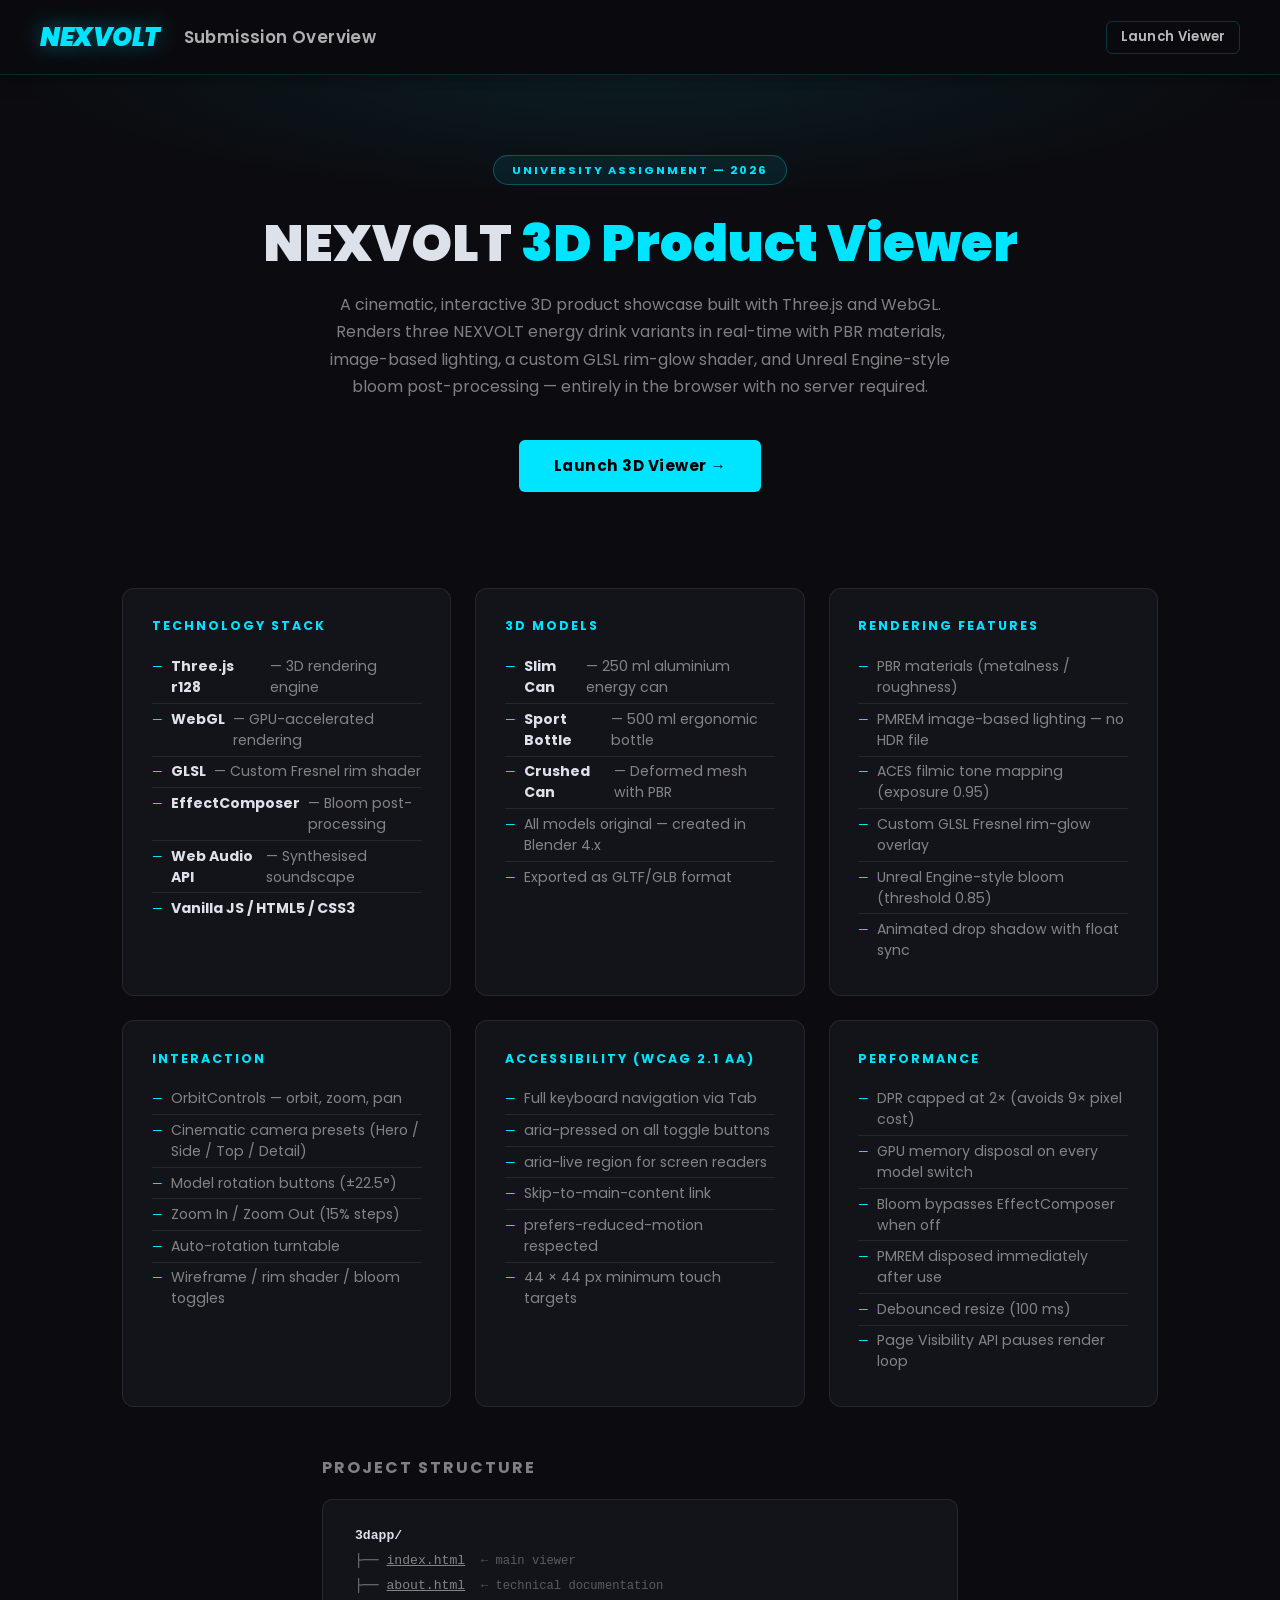
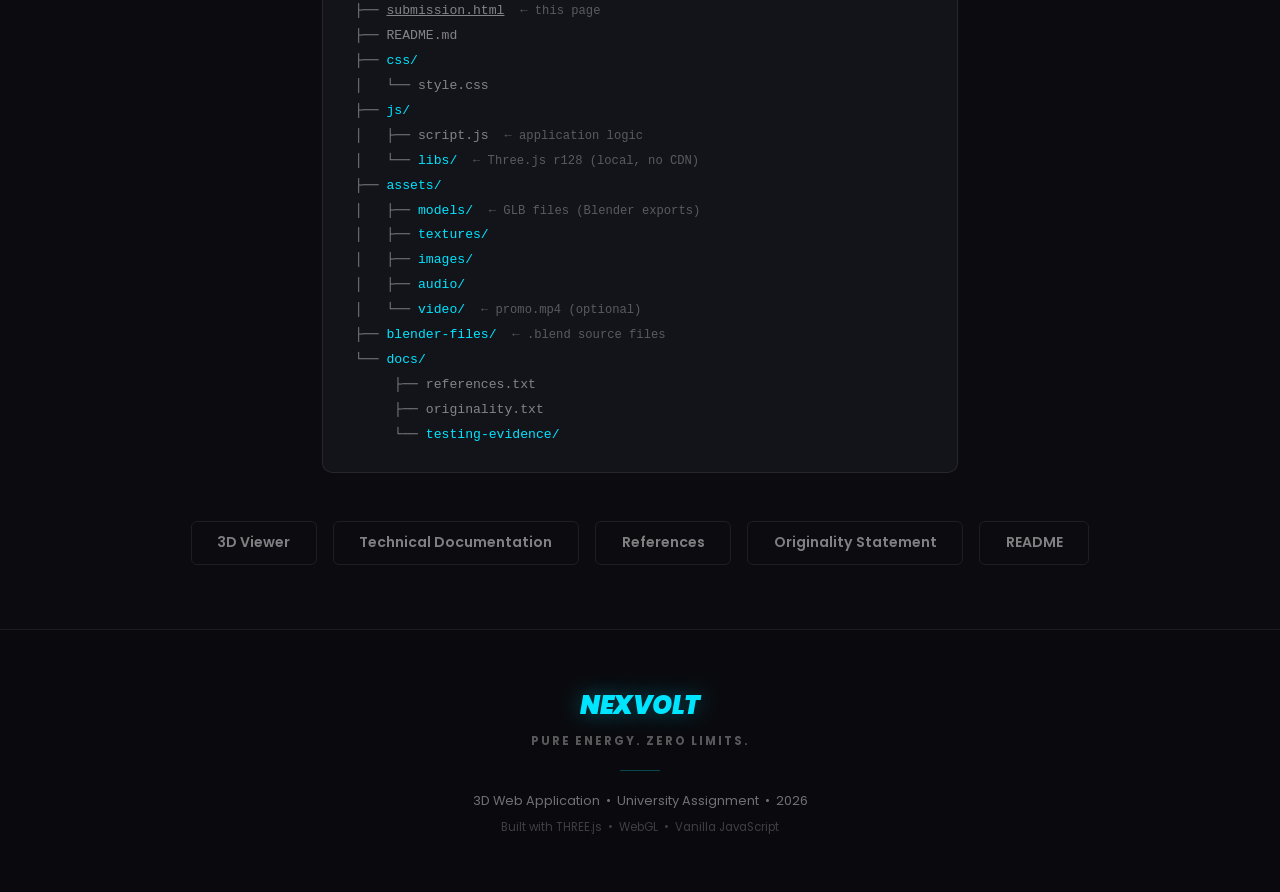
<file: submission.html>
<!DOCTYPE html>
<html lang="en">
<head>
  <meta charset="UTF-8" />
  <meta name="viewport" content="width=device-width, initial-scale=1.0" />
  <title>NEXVOLT — Submission Overview</title>
  <link rel="preconnect" href="https://fonts.googleapis.com" />
  <link href="https://fonts.googleapis.com/css2?family=Poppins:wght@400;600;700;900&display=swap" rel="stylesheet" />
  <link rel="stylesheet" href="css/style.css" />
  <link rel="icon" href="data:image/svg+xml,<svg xmlns='http://www.w3.org/2000/svg' viewBox='0 0 32 32'><rect width='32' height='32' fill='%230c0c10'/><text x='16' y='22' font-size='20' text-anchor='middle' fill='%2300e5ff' font-family='sans-serif' font-weight='900'>N</text></svg>">
  <style>
    /* ── Submission page overrides ── */
    .sub-hero {
      padding: 5rem 2rem 3rem;
      text-align: center;
      background: radial-gradient(ellipse 70% 40% at 50% 0%, rgba(0,229,255,0.08) 0%, transparent 70%);
    }
    .sub-hero .hero-badge { margin-bottom: 1.2rem; }
    .sub-hero h1 {
      font-size: clamp(2rem, 5vw, 3.2rem);
      font-weight: 900;
      color: var(--text-primary);
      margin-bottom: 0.6rem;
    }
    .sub-hero h1 em { color: var(--cyan); font-style: normal; }
    .sub-hero p {
      max-width: 640px;
      margin: 0 auto 2.5rem;
      color: var(--text-muted);
      line-height: 1.7;
    }
    .sub-launch {
      display: inline-flex;
      align-items: center;
      gap: 0.5rem;
      padding: 0.9rem 2.2rem;
      background: var(--cyan);
      color: #000;
      font-weight: 700;
      font-size: 0.95rem;
      letter-spacing: 0.5px;
      border-radius: 6px;
      text-decoration: none;
      transition: opacity 0.2s;
    }
    .sub-launch:hover { opacity: 0.85; }

    /* ── Info grid ── */
    .sub-grid {
      display: grid;
      grid-template-columns: repeat(auto-fill, minmax(280px, 1fr));
      gap: 1.5rem;
      max-width: 1100px;
      margin: 3rem auto;
      padding: 0 2rem;
    }
    .sub-card {
      background: var(--surface);
      border: 1px solid var(--border);
      border-radius: 12px;
      padding: 1.8rem;
    }
    .sub-card h3 {
      font-size: 0.78rem;
      font-weight: 700;
      letter-spacing: 2px;
      text-transform: uppercase;
      color: var(--cyan);
      margin-bottom: 1rem;
    }
    .sub-card ul {
      list-style: none;
      padding: 0;
      margin: 0;
    }
    .sub-card li {
      font-size: 0.88rem;
      color: var(--text-muted);
      padding: 0.3rem 0;
      border-bottom: 1px solid var(--border);
      display: flex;
      align-items: baseline;
      gap: 0.5rem;
    }
    .sub-card li:last-child { border-bottom: none; }
    .sub-card li::before {
      content: '—';
      color: var(--cyan);
      flex-shrink: 0;
      font-size: 0.75rem;
    }
    .sub-card li strong { color: var(--text-primary); }

    /* ── File tree ── */
    .sub-tree {
      max-width: 700px;
      margin: 0 auto 3rem;
      padding: 0 2rem;
    }
    .sub-tree h2 {
      font-size: 1rem;
      font-weight: 700;
      letter-spacing: 2px;
      text-transform: uppercase;
      color: var(--text-muted);
      margin-bottom: 1.2rem;
    }
    .tree-block {
      background: var(--surface);
      border: 1px solid var(--border);
      border-radius: 10px;
      padding: 1.5rem 2rem;
      font-family: 'Courier New', monospace;
      font-size: 0.82rem;
      color: var(--text-muted);
      line-height: 1.9;
    }
    .tree-block .t-root   { color: var(--text-primary); font-weight: 700; }
    .tree-block .t-folder { color: var(--cyan); }
    .tree-block .t-file   { color: var(--text-muted); }
    .tree-block .t-note   { color: rgba(255,255,255,0.3); font-size: 0.76rem; }

    /* ── Links section ── */
    .sub-links {
      display: flex;
      gap: 1rem;
      justify-content: center;
      flex-wrap: wrap;
      padding: 0 2rem 4rem;
    }
    .sub-links a {
      padding: 0.65rem 1.6rem;
      border: 1px solid var(--border);
      border-radius: 6px;
      color: var(--text-muted);
      text-decoration: none;
      font-size: 0.88rem;
      font-weight: 600;
      transition: border-color 0.2s, color 0.2s;
    }
    .sub-links a:hover { border-color: var(--cyan); color: var(--cyan); }
  </style>
</head>
<body>

  <a class="skip-link" href="#sub-main">Skip to main content</a>

  <header class="site-header" role="banner">
    <div class="header-inner">
      <div class="logo" aria-label="NEXVOLT">NEXVOLT</div>
      <h1 class="site-title">Submission Overview</h1>
      <nav class="header-nav" aria-label="Site navigation">
        <a href="index.html" class="header-link">Launch Viewer</a>
      </nav>
    </div>
  </header>

  <main id="sub-main" tabindex="-1">

    <!-- Hero -->
    <div class="sub-hero">
      <span class="hero-badge">University Assignment — 2026</span>
      <h1>NEXVOLT <em>3D Product Viewer</em></h1>
      <p>
        A cinematic, interactive 3D product showcase built with Three.js and WebGL.
        Renders three NEXVOLT energy drink variants in real-time with PBR materials,
        image-based lighting, a custom GLSL rim-glow shader, and Unreal Engine-style
        bloom post-processing — entirely in the browser with no server required.
      </p>
      <a href="index.html" class="sub-launch" aria-label="Launch the 3D viewer application">
        Launch 3D Viewer &rarr;
      </a>
    </div>

    <!-- Project details grid -->
    <div class="sub-grid" role="list" aria-label="Project details">

      <div class="sub-card" role="listitem">
        <h3>Technology Stack</h3>
        <ul>
          <li><strong>Three.js r128</strong> — 3D rendering engine</li>
          <li><strong>WebGL</strong> — GPU-accelerated rendering</li>
          <li><strong>GLSL</strong> — Custom Fresnel rim shader</li>
          <li><strong>EffectComposer</strong> — Bloom post-processing</li>
          <li><strong>Web Audio API</strong> — Synthesised soundscape</li>
          <li><strong>Vanilla JS / HTML5 / CSS3</strong></li>
        </ul>
      </div>

      <div class="sub-card" role="listitem">
        <h3>3D Models</h3>
        <ul>
          <li><strong>Slim Can</strong> — 250 ml aluminium energy can</li>
          <li><strong>Sport Bottle</strong> — 500 ml ergonomic bottle</li>
          <li><strong>Crushed Can</strong> — Deformed mesh with PBR</li>
          <li>All models original — created in Blender 4.x</li>
          <li>Exported as GLTF/GLB format</li>
        </ul>
      </div>

      <div class="sub-card" role="listitem">
        <h3>Rendering Features</h3>
        <ul>
          <li>PBR materials (metalness / roughness)</li>
          <li>PMREM image-based lighting — no HDR file</li>
          <li>ACES filmic tone mapping (exposure 0.95)</li>
          <li>Custom GLSL Fresnel rim-glow overlay</li>
          <li>Unreal Engine-style bloom (threshold 0.85)</li>
          <li>Animated drop shadow with float sync</li>
        </ul>
      </div>

      <div class="sub-card" role="listitem">
        <h3>Interaction</h3>
        <ul>
          <li>OrbitControls — orbit, zoom, pan</li>
          <li>Cinematic camera presets (Hero / Side / Top / Detail)</li>
          <li>Model rotation buttons (±22.5°)</li>
          <li>Zoom In / Zoom Out (15% steps)</li>
          <li>Auto-rotation turntable</li>
          <li>Wireframe / rim shader / bloom toggles</li>
        </ul>
      </div>

      <div class="sub-card" role="listitem">
        <h3>Accessibility (WCAG 2.1 AA)</h3>
        <ul>
          <li>Full keyboard navigation via Tab</li>
          <li>aria-pressed on all toggle buttons</li>
          <li>aria-live region for screen readers</li>
          <li>Skip-to-main-content link</li>
          <li>prefers-reduced-motion respected</li>
          <li>44 × 44 px minimum touch targets</li>
        </ul>
      </div>

      <div class="sub-card" role="listitem">
        <h3>Performance</h3>
        <ul>
          <li>DPR capped at 2× (avoids 9× pixel cost)</li>
          <li>GPU memory disposal on every model switch</li>
          <li>Bloom bypasses EffectComposer when off</li>
          <li>PMREM disposed immediately after use</li>
          <li>Debounced resize (100 ms)</li>
          <li>Page Visibility API pauses render loop</li>
        </ul>
      </div>

    </div>

    <!-- File structure tree -->
    <div class="sub-tree">
      <h2>Project Structure</h2>
      <div class="tree-block" role="img" aria-label="Project folder structure">
        <span class="t-root">3dapp/</span><br>
        ├── <a href="index.html" style="color:inherit">index.html</a>
          &nbsp;<span class="t-note">← main viewer</span><br>
        ├── <a href="about.html" style="color:inherit">about.html</a>
          &nbsp;<span class="t-note">← technical documentation</span><br>
        ├── <a href="submission.html" style="color:inherit">submission.html</a>
          &nbsp;<span class="t-note">← this page</span><br>
        ├── README.md<br>
        ├── <span class="t-folder">css/</span><br>
        │&nbsp;&nbsp; └── style.css<br>
        ├── <span class="t-folder">js/</span><br>
        │&nbsp;&nbsp; ├── script.js &nbsp;<span class="t-note">← application logic</span><br>
        │&nbsp;&nbsp; └── <span class="t-folder">libs/</span>
          &nbsp;<span class="t-note">← Three.js r128 (local, no CDN)</span><br>
        ├── <span class="t-folder">assets/</span><br>
        │&nbsp;&nbsp; ├── <span class="t-folder">models/</span>
          &nbsp;<span class="t-note">← GLB files (Blender exports)</span><br>
        │&nbsp;&nbsp; ├── <span class="t-folder">textures/</span><br>
        │&nbsp;&nbsp; ├── <span class="t-folder">images/</span><br>
        │&nbsp;&nbsp; ├── <span class="t-folder">audio/</span><br>
        │&nbsp;&nbsp; └── <span class="t-folder">video/</span>
          &nbsp;<span class="t-note">← promo.mp4 (optional)</span><br>
        ├── <span class="t-folder">blender-files/</span>
          &nbsp;<span class="t-note">← .blend source files</span><br>
        └── <span class="t-folder">docs/</span><br>
        &nbsp;&nbsp;&nbsp;&nbsp; ├── references.txt<br>
        &nbsp;&nbsp;&nbsp;&nbsp; ├── originality.txt<br>
        &nbsp;&nbsp;&nbsp;&nbsp; └── <span class="t-folder">testing-evidence/</span>
      </div>
    </div>

    <!-- Quick links -->
    <nav class="sub-links" aria-label="Project pages">
      <a href="index.html">3D Viewer</a>
      <a href="about.html">Technical Documentation</a>
      <a href="docs/references.txt">References</a>
      <a href="docs/originality.txt">Originality Statement</a>
      <a href="README.md">README</a>
    </nav>

  </main>

  <footer class="site-footer" role="contentinfo">
    <div class="footer-inner">
      <div class="footer-brand" aria-label="NEXVOLT">NEXVOLT</div>
      <p class="footer-tagline">Pure Energy. Zero Limits.</p>
      <div class="footer-divider" aria-hidden="true"></div>
      <p class="footer-meta">
        3D Web Application &nbsp;&bull;&nbsp; University Assignment &nbsp;&bull;&nbsp; 2026
      </p>
      <p class="footer-tech">
        Built with THREE.js &nbsp;&bull;&nbsp; WebGL &nbsp;&bull;&nbsp; Vanilla JavaScript
      </p>
    </div>
  </footer>

</body>
</html>
</file>
<file: css/style.css>
/* ════════════════════════════════════════════════════════
   RESET & CSS VARIABLES
   All design tokens live here. Change a variable and the
   whole page updates — no hunting for hard-coded values.
════════════════════════════════════════════════════════ */
*, *::before, *::after {
  margin: 0;
  padding: 0;
  box-sizing: border-box;
}

:root {
  /* ── Brand accents ──────────────────────────────── */
  --cyan:       #00e5ff;                  /* NEXVOLT primary energy accent  */
  --cyan-dark:  #00b8cc;                  /* hover / pressed state          */
  --cyan-glow:  rgba(0, 229, 255, 0.18);  /* ambient glow tint              */
  --red:        #E8112D;                  /* secondary brand red            */
  --red-dark:   #B8001F;                  /* red hover                      */

  /* ── Dark surface palette ───────────────────────── */
  --bg:         #0c0c10;   /* main page background                          */
  --surface:    #13131a;   /* panels, control bar, gallery bg               */
  --surface-2:  #1b1b24;   /* cards, buttons, slightly lighter              */
  --surface-3:  #222230;   /* hovered / active card                         */
  --black:      #0a0a0e;   /* darkest elements — footer, header             */
  --border:     rgba(255, 255, 255, 0.08); /* subtle dividers               */

  /* ── Typography ─────────────────────────────────── */
  --white:        #FFFFFF;
  --text-primary: #dde1ea;            /* main body text on dark             */
  --text-muted:   rgba(255,255,255,0.48); /* secondary text on dark         */

  /* ── Legacy light tokens (kept for about page compatibility) */
  --dark:       #1A1A1A;   /* text-on-light, rubric table                   */
  --gray-light: #F5F5F5;
  --gray-mid:   #CCCCCC;

  /* ── System ─────────────────────────────────────── */
  --font:   'Poppins', sans-serif;
  --radius: 12px;
  --shadow: 0 4px 24px rgba(0, 0, 0, 0.5);
}

/* Native smooth scrolling for anchor links */
html {
  scroll-behavior: smooth;
}

/* Visually-hidden utility — accessible but off-screen.
   Used for screen-reader-only content (sr-announce, skip link hint). */
.sr-only {
  position: absolute;
  width: 1px;
  height: 1px;
  padding: 0;
  margin: -1px;
  overflow: hidden;
  clip: rect(0, 0, 0, 0);
  white-space: nowrap;
  border: 0;
}

/* Respect "reduce motion" OS preference */
@media (prefers-reduced-motion: reduce) {
  html { scroll-behavior: auto; }
  body { animation: none; }
  .hero-circle { animation: none !important; }
  .animate-on-scroll { opacity: 1; transform: none; transition: none; }
}

body {
  min-height: 100vh;
  font-family: var(--font);
  background: var(--bg);
  color: var(--text-primary);
  overflow-x: hidden;
  animation: page-fade-in 0.5s ease both;
}

@keyframes page-fade-in {
  from { opacity: 0; }
  to   { opacity: 1; }
}


/* ════════════════════════════════════════════════════════
   ACCESSIBILITY — Skip link & focus ring
════════════════════════════════════════════════════════ */
.skip-link {
  position: fixed;
  top: -100%;
  left: 1rem;
  background: var(--cyan);
  color: #000;
  padding: 0.6rem 1.3rem;
  border-radius: 8px;
  font-size: 0.85rem;
  font-weight: 700;
  text-decoration: none;
  z-index: 9999;
  transition: top 0.2s ease;
}

.skip-link:focus {
  top: 1rem;
}

:focus-visible {
  outline: 2px solid var(--cyan);
  outline-offset: 3px;
  border-radius: 4px;
  box-shadow: 0 0 0 4px rgba(0, 229, 255, 0.12);
  transition: box-shadow 0.15s ease;
}


/* ════════════════════════════════════════════════════════
   HEADER
════════════════════════════════════════════════════════ */
.site-header {
  background: var(--black);
  color: var(--white);
  padding: 0 2rem;
  border-bottom: 1px solid rgba(0, 229, 255, 0.14);
  box-shadow: 0 1px 20px rgba(0, 0, 0, 0.4);
  position: relative;
  z-index: 100;
}

.header-inner {
  max-width: 1200px;
  margin: 0 auto;
  padding: 1.1rem 0;
  display: flex;
  align-items: center;
  gap: 1.5rem;
}

/* Cyan glowing brand wordmark */
.logo {
  font-size: 1.6rem;
  font-weight: 900;
  font-style: italic;
  letter-spacing: -0.5px;
  white-space: nowrap;
  color: var(--cyan);
  text-shadow: 0 0 22px rgba(0, 229, 255, 0.42);
}

.site-title {
  font-size: 1.05rem;
  font-weight: 600;
  letter-spacing: 0.4px;
  color: rgba(255, 255, 255, 0.68);
}

.site-subtitle {
  font-size: 0.8rem;
  color: rgba(255, 255, 255, 0.35);
  white-space: nowrap;
}

/* Header nav — About link + drag hint */
.header-nav {
  margin-left: auto;
  display: flex;
  align-items: center;
  gap: 1rem;
}

.header-link {
  color: rgba(255, 255, 255, 0.72);
  text-decoration: none;
  font-size: 0.82rem;
  font-weight: 600;
  letter-spacing: 0.3px;
  padding: 0.35rem 0.85rem;
  border-radius: 6px;
  border: 1px solid rgba(0, 229, 255, 0.2);
  transition: background 0.18s, color 0.18s, border-color 0.18s;
  white-space: nowrap;
}

.header-link:hover {
  background: rgba(0, 229, 255, 0.08);
  border-color: rgba(0, 229, 255, 0.4);
  color: var(--cyan);
}

/* Allow .logo to be an <a> element on about.html */
a.logo {
  text-decoration: none;
  color: inherit;
}


/* ════════════════════════════════════════════════════════
   HERO SECTION
   Dark showcase — cyan glow replaces the red atmosphere.
════════════════════════════════════════════════════════ */
.hero {
  position: relative;
  background: var(--black);
  padding: 3.5rem 2rem 3.8rem;
  text-align: center;
  overflow: hidden;
}

/* Soft cyan radial glow behind the heading */
.hero-glow {
  position: absolute;
  top: 50%;
  left: 50%;
  width: 750px;
  height: 750px;
  transform: translate(-50%, -50%);
  background: radial-gradient(
    ellipse at center,
    rgba(0, 229, 255, 0.07) 0%,
    rgba(0, 229, 255, 0.025) 40%,
    transparent 70%
  );
  pointer-events: none;
}

/* Decorative animated circles */
.hero-circles {
  position: absolute;
  inset: 0;
  pointer-events: none;
  overflow: hidden;
}

.hero-circle {
  position: absolute;
  border-radius: 50%;
  border: 1px solid rgba(0, 229, 255, 0.09);
  animation: hero-circle-float 9s ease-in-out infinite;
}

.hero-circle:nth-child(1) { width: 340px; height: 340px; top: -150px; left: -110px; animation-delay: 0s;  }
.hero-circle:nth-child(2) { width: 210px; height: 210px; bottom: -90px; right: 7%; animation-delay: -3s; }
.hero-circle:nth-child(3) { width: 140px; height: 140px; top: 12%; right: 4%; animation-delay: -6s; }

@keyframes hero-circle-float {
  0%,  100% { transform: translateY(0)     scale(1);    opacity: 0.55; }
  50%        { transform: translateY(-18px) scale(1.04); opacity: 0.9;  }
}

/* Hero content */
.hero-inner {
  position: relative;
  z-index: 1;
  max-width: 680px;
  margin: 0 auto;
  display: flex;
  flex-direction: column;
  align-items: center;
}

/* Cyan pill badge */
.hero-badge {
  display: inline-block;
  background: rgba(0, 229, 255, 0.08);
  color: var(--cyan);
  border: 1px solid rgba(0, 229, 255, 0.28);
  padding: 0.35rem 1.1rem;
  border-radius: 50px;
  font-size: 0.7rem;
  font-weight: 700;
  letter-spacing: 2px;
  text-transform: uppercase;
  margin-bottom: 1.8rem;
}

.hero-title {
  font-size: clamp(2rem, 6vw, 3.4rem);
  font-weight: 900;
  color: var(--white);
  line-height: 1.15;
  letter-spacing: -0.5px;
  margin-bottom: 1.3rem;
}

/* Cyan accent word */
.hero-accent {
  color: var(--cyan);
  font-style: italic;
  text-shadow: 0 0 28px rgba(0, 229, 255, 0.35);
}

.hero-desc {
  font-size: 1rem;
  color: rgba(255, 255, 255, 0.48);
  max-width: 480px;
  line-height: 1.78;
  margin-bottom: 2.4rem;
}

/* Hero CTA — cyan filled, dark text for maximum contrast + readability */
.btn-hero {
  display: inline-flex;
  align-items: center;
  gap: 0.65rem;
  background: var(--cyan);
  color: #050810;
  padding: 0.9rem 2.2rem;
  border-radius: 50px;
  font-family: var(--font);
  font-size: 0.95rem;
  font-weight: 700;
  text-decoration: none;
  border: none;
  letter-spacing: 0.2px;
  box-shadow: 0 4px 28px rgba(0, 229, 255, 0.38);
  cursor: pointer;
  transition: transform 0.2s ease, box-shadow 0.2s ease, background 0.15s;
}

.btn-hero:hover {
  background: var(--cyan-dark);
  transform: translateY(-3px);
  box-shadow: 0 10px 36px rgba(0, 229, 255, 0.48);
}

.btn-hero:active {
  transform: translateY(-1px);
}

/* CSS chevron arrow inside CTA */
.btn-arrow {
  display: inline-block;
  width: 8px;
  height: 8px;
  border-right: 2.5px solid currentColor;
  border-bottom: 2.5px solid currentColor;
  transform: rotate(45deg) translateY(-2px);
  flex-shrink: 0;
  transition: transform 0.2s ease;
}

.btn-hero:hover .btn-arrow {
  transform: rotate(45deg) translateY(1px);
}


/* ════════════════════════════════════════════════════════
   MAIN LAYOUT — viewer + controls
════════════════════════════════════════════════════════ */
.main-content {
  max-width: 1200px;
  margin: 1.8rem auto;
  padding: 0 1.5rem;
  display: flex;
  flex-direction: column;
  gap: 0;
  outline: none;
}


/* ════════════════════════════════════════════════════════
   3D VIEWER CONTAINER
════════════════════════════════════════════════════════ */
#viewer-container {
  position: relative;
  width: 100%;
  height: 58vh;
  min-height: 360px;
  background: #0c0c10;
  border-radius: var(--radius) var(--radius) 0 0;
  overflow: hidden;
  /* Subtle cyan ring at top edge — ties viewer to controls panel */
  box-shadow: 0 0 0 1px rgba(0, 229, 255, 0.1),
              0 -4px 32px rgba(0, 0, 0, 0.5);
}

/* CSS vignette darkens corners — cinematic, doesn't block interaction */
#viewer-container::after {
  content: '';
  position: absolute;
  inset: 0;
  background: radial-gradient(
    ellipse at 50% 46%,
    transparent 30%,
    rgba(0, 0, 0, 0.52) 100%
  );
  pointer-events: none;
  z-index: 2;
}

/* THREE.js sets inline dimensions — override so canvas fills the div */
#viewer-container canvas {
  display: block;
  width:  100% !important;
  height: 100% !important;
}


/* ════════════════════════════════════════════════════════
   LOADING OVERLAY
════════════════════════════════════════════════════════ */
#loading-overlay {
  position: absolute;
  inset: 0;
  background: #0c0c10;
  display: flex;
  flex-direction: column;
  align-items: center;
  justify-content: center;
  gap: 0.75rem;
  z-index: 10;
  transition: opacity 0.5s ease;
}

#loading-overlay.hidden {
  opacity: 0;
  pointer-events: none;
}

/* Cyan spinning ring */
.loader-ring {
  width: 52px;
  height: 52px;
  border: 3px solid rgba(255, 255, 255, 0.06);
  border-top-color: var(--cyan);
  border-radius: 50%;
  animation: spin 0.85s linear infinite;
  box-shadow: 0 0 18px rgba(0, 229, 255, 0.25);
}

.loader-text {
  color: rgba(255, 255, 255, 0.45);
  font-size: 0.88rem;
  letter-spacing: 0.6px;
}

/* Progress bar */
.progress-track {
  width: 180px;
  height: 3px;
  background: rgba(255, 255, 255, 0.06);
  border-radius: 2px;
  overflow: hidden;
}

.progress-fill {
  height: 100%;
  width: 0%;
  background: var(--cyan);
  border-radius: 2px;
  transition: width 0.25s ease;
  box-shadow: 0 0 8px rgba(0, 229, 255, 0.45);
}

.progress-pct {
  font-size: 0.72rem;
  font-weight: 700;
  color: rgba(255, 255, 255, 0.28);
  letter-spacing: 0.5px;
  margin-top: -0.15rem;
}

@keyframes spin {
  to { transform: rotate(360deg); }
}


/* ════════════════════════════════════════════════════════
   CONTROLS PANEL
════════════════════════════════════════════════════════ */
.controls-panel {
  background: var(--surface);
  border-radius: 0 0 var(--radius) var(--radius);
  padding: 1.6rem 2rem;
  /* Cyan accent line at join with viewer */
  border-top: 1px solid rgba(0, 229, 255, 0.14);
  box-shadow: 0 8px 32px rgba(0, 0, 0, 0.4);
  overflow-x: hidden; /* prevents any horizontal bleed-out */
}

.controls-hint {
  font-size: 0.78rem;
  color: rgba(255, 255, 255, 0.28);
  margin-top: 0.6rem;
  padding-top: 0.6rem;
  border-top: 1px solid rgba(255, 255, 255, 0.06);
  letter-spacing: 0.2px;
}


/* ════════════════════════════════════════════════════════
   CONTROL GROUPS
   CSS Grid auto-fill: groups are equal-width, last row
   never stretches items beyond one column width.
   minmax(195px, 1fr) guarantees enough room for the
   widest button labels ("GLSL Rim Shader", "Wireframe Mode").
════════════════════════════════════════════════════════ */
.controls-groups {
  display: grid;
  /* 220px minimum gives each group enough room for the widest buttons
     ("GLSL Rim Shader", "Wireframe Mode") at default desktop font sizes.
     At 1200px panel this yields 4 columns; at 1400px+ it yields 5. */
  grid-template-columns: repeat(auto-fill, minmax(220px, 1fr));
  gap: 1rem;
  margin-bottom: 1.2rem;
}

.control-group {
  min-width: 0;       /* prevent grid cell overflow */
  background: rgba(255, 255, 255, 0.025);
  border: 1px solid rgba(255, 255, 255, 0.055);
  border-radius: 10px;
  padding: 0.85rem 0.9rem 0.8rem;
  transition: border-color 0.25s ease;
}

.control-group:focus-within {
  border-color: rgba(0, 229, 255, 0.18);
}

/* Cyan uppercase group label */
.group-label {
  font-size: 0.68rem;
  font-weight: 700;
  text-transform: uppercase;
  letter-spacing: 1.6px;
  color: var(--cyan);
  margin-bottom: 0.6rem;
  opacity: 0.85;
}

/* align-items: stretch makes all buttons in a row the same height */
.group-buttons {
  display: flex;
  flex-wrap: wrap;
  align-items: stretch;
  gap: 0.4rem;
}


/* ════════════════════════════════════════════════════════
   BUTTONS
════════════════════════════════════════════════════════ */
.btn {
  /* 0.9rem h-padding (was 1.25rem) prevents wide-label buttons
     ("GLSL Rim Shader", "Wireframe Mode") overflowing narrow groups */
  padding: 0.5rem 0.9rem;
  min-height: 36px;
  border: none;
  border-radius: 8px;
  font-family: var(--font);
  font-size: 0.84rem;
  font-weight: 600;
  cursor: pointer;
  white-space: nowrap;
  line-height: 1.3;
  transition: background 0.18s, color 0.18s,
              transform 0.15s, box-shadow 0.18s,
              border-color 0.18s;
  touch-action: manipulation;
}

.btn:hover  { transform: translateY(-1px); }
.btn:active { transform: scale(0.97); }

/* ── Primary: cyan filled — auto-rotate CTA */
.btn-primary {
  background: var(--cyan);
  color: #050810;
  font-weight: 700;
  box-shadow: 0 3px 14px rgba(0, 229, 255, 0.28);
}

.btn-primary:hover {
  background: var(--cyan-dark);
  box-shadow: 0 5px 20px rgba(0, 229, 255, 0.38);
}

/* When auto-rotate is ON — subtle outline style, reads "click to stop" */
.btn-primary.active {
  background: rgba(0, 229, 255, 0.1);
  color: var(--cyan);
  border: 1px solid rgba(0, 229, 255, 0.32);
  box-shadow: 0 0 12px rgba(0, 229, 255, 0.15);
}

.btn-primary.active:hover {
  background: rgba(0, 229, 255, 0.16);
}

/* ── Secondary: muted dark — camera reset, gallery "Load in Viewer" */
.btn-secondary {
  background: var(--surface-2);
  color: rgba(255, 255, 255, 0.82);
  border: 1px solid var(--border);
  box-shadow: 0 2px 8px rgba(0, 0, 0, 0.28);
}

.btn-secondary:hover {
  background: var(--surface-3);
  border-color: rgba(255, 255, 255, 0.14);
  color: var(--white);
}

/* ── Icon/toggle buttons: zoom, rotate, wireframe, etc. */
.btn-icon {
  background: var(--surface-2);
  color: rgba(255, 255, 255, 0.72);
  border: 1px solid var(--border);
}

.btn-icon:hover {
  background: var(--surface-3);
  border-color: rgba(255, 255, 255, 0.14);
  color: var(--white);
}

/* Active state: glowing cyan outline — shows "this feature is ON" */
.btn-icon.active {
  background: rgba(0, 229, 255, 0.1);
  color: var(--cyan);
  border-color: rgba(0, 229, 255, 0.32);
  box-shadow: 0 0 10px rgba(0, 229, 255, 0.14);
}

.btn-icon.active:hover {
  background: rgba(0, 229, 255, 0.16);
}


/* ════════════════════════════════════════════════════════
   MODEL SELECTOR BUTTONS
   Inactive = dark outlined. Active = cyan tinted (selected).
════════════════════════════════════════════════════════ */
.btn-model {
  background: var(--surface-2);
  color: rgba(255, 255, 255, 0.72);
  border: 1px solid var(--border);
}

.btn-model:hover {
  background: var(--surface-3);
  border-color: rgba(255, 255, 255, 0.14);
  color: var(--white);
}

.btn-model.active {
  background: rgba(0, 229, 255, 0.1);
  color: var(--cyan);
  border-color: rgba(0, 229, 255, 0.38);
  box-shadow: 0 0 0 1px rgba(0, 229, 255, 0.14),
              0 3px 14px rgba(0, 229, 255, 0.18);
}

.btn-model.active:hover {
  background: rgba(0, 229, 255, 0.16);
}


/* ════════════════════════════════════════════════════════
   INTENSITY SLIDER ROW
   Full-width layout: label | track (flex:1) | value
   min-width:0 on flex children prevents overflow in narrow groups.
════════════════════════════════════════════════════════ */
.slider-row {
  display: flex;
  align-items: center;
  gap: 0.6rem;
  margin-top: 0.75rem;
  min-width: 0;
  /* Expand slider row to fill the full group width */
  width: 100%;
}

.slider-label {
  font-size: 0.72rem;
  font-weight: 600;
  color: rgba(255, 255, 255, 0.4);
  white-space: nowrap;
  flex-shrink: 0;
  letter-spacing: 0.2px;
}

.slider {
  flex: 1 1 0;
  min-width: 0;
  appearance: none;
  -webkit-appearance: none;
  /* 6px track — clearly visible, still refined */
  height: 6px;
  background: rgba(255, 255, 255, 0.1);
  border-radius: 3px;
  outline: none;
  cursor: pointer;
  transition: background 0.2s;
  /* Expand vertical hit area without changing visual height */
  padding: 8px 0;
  box-sizing: content-box;
}

.slider:hover {
  background: rgba(255, 255, 255, 0.18);
}

/* Focus-visible style for keyboard users */
.slider:focus-visible {
  outline: 2px solid var(--cyan);
  outline-offset: 4px;
  border-radius: 3px;
}

/* ── Webkit thumb (Chrome, Edge, Safari) */
.slider::-webkit-slider-thumb {
  -webkit-appearance: none;
  /* 22px thumb — comfortable for touch without looking chunky */
  width: 22px;
  height: 22px;
  background: var(--cyan);
  border-radius: 50%;
  cursor: pointer;
  box-shadow:
    0 0 0 3px rgba(0, 229, 255, 0.18),
    0 2px 8px rgba(0, 0, 0, 0.4);
  transition: box-shadow 0.2s ease, transform 0.15s ease;
}

.slider::-webkit-slider-thumb:hover {
  box-shadow:
    0 0 0 6px rgba(0, 229, 255, 0.24),
    0 2px 10px rgba(0, 0, 0, 0.5);
  transform: scale(1.1);
}

.slider:active::-webkit-slider-thumb {
  box-shadow:
    0 0 0 8px rgba(0, 229, 255, 0.18),
    0 0 16px rgba(0, 229, 255, 0.35);
  transform: scale(1.05);
}

/* ── Firefox thumb */
.slider::-moz-range-thumb {
  width: 22px;
  height: 22px;
  background: var(--cyan);
  border-radius: 50%;
  border: none;
  cursor: pointer;
  box-shadow:
    0 0 0 3px rgba(0, 229, 255, 0.18),
    0 2px 8px rgba(0, 0, 0, 0.4);
  transition: box-shadow 0.2s ease;
}

.slider::-moz-range-thumb:hover {
  box-shadow:
    0 0 0 6px rgba(0, 229, 255, 0.24),
    0 2px 10px rgba(0, 0, 0, 0.5);
}

/* Firefox track */
.slider::-moz-range-track {
  height: 6px;
  background: rgba(255, 255, 255, 0.1);
  border-radius: 3px;
}

.slider::-moz-range-progress {
  height: 6px;
  background: rgba(0, 229, 255, 0.4);
  border-radius: 3px;
}

.slider-value {
  font-size: 0.78rem;
  font-weight: 700;
  color: var(--cyan);
  min-width: 2.4rem;
  text-align: right;
  flex-shrink: 0;
  font-variant-numeric: tabular-nums;
  letter-spacing: 0.2px;
}


/* ════════════════════════════════════════════════════════
   SCROLL ANIMATIONS
════════════════════════════════════════════════════════ */
.animate-on-scroll {
  opacity: 0;
  transform: translateY(28px);
  transition: opacity 0.6s ease, transform 0.6s ease;
}

.animate-on-scroll.visible {
  opacity: 1;
  transform: translateY(0);
}


/* ════════════════════════════════════════════════════════
   MODEL GALLERY
════════════════════════════════════════════════════════ */
.model-gallery {
  background: var(--surface);
  padding: 4rem 1.5rem 4.5rem;
  border-top: 1px solid var(--border);
}

.gallery-grid {
  max-width: 1100px;
  margin: 0 auto;
  display: grid;
  grid-template-columns: repeat(auto-fit, minmax(300px, 1fr));
  gap: 1.5rem;
}

.gallery-card {
  border-radius: 16px;
  overflow: hidden;
  background: var(--surface-2);
  box-shadow: 0 2px 20px rgba(0, 0, 0, 0.32);
  border: 1px solid var(--border);
  transition: transform 0.35s cubic-bezier(0.34, 1.56, 0.64, 1),
              box-shadow 0.3s ease,
              border-color 0.3s;
  will-change: transform;
}

.gallery-card:hover {
  transform: translateY(-6px);
  box-shadow: 0 16px 48px rgba(0, 0, 0, 0.45);
  border-color: rgba(0, 229, 255, 0.22);
}

/* Gradient thumbnail area — each product gets a distinct dark palette */
.gallery-thumb {
  height: 200px;
  display: flex;
  align-items: center;
  justify-content: center;
  position: relative;
  overflow: hidden;
}

/* Slim can — deep navy-to-teal, cyan energy glow */
.gallery-thumb--slim {
  background: linear-gradient(145deg, #06080e 0%, #0a1624 50%, #0c2038 100%);
}

.gallery-thumb--slim::after {
  content: '';
  position: absolute;
  inset: 0;
  background: radial-gradient(ellipse at 50% 65%,
    rgba(0, 229, 255, 0.14) 0%,
    transparent 68%);
}

/* Bottle — deeper blue-teal */
.gallery-thumb--bottle {
  background: linear-gradient(145deg, #050a10 0%, #081828 50%, #0a2446 100%);
}

.gallery-thumb--bottle::after {
  content: '';
  position: absolute;
  inset: 0;
  background: radial-gradient(ellipse at 50% 65%,
    rgba(40, 140, 220, 0.12) 0%,
    transparent 65%);
}

/* Crushed — dark charcoal, subtle warm grey */
.gallery-thumb--crushed {
  background: linear-gradient(145deg, #0a0a0a 0%, #141414 50%, #1e1e20 100%);
}

.gallery-thumb--crushed::after {
  content: '';
  position: absolute;
  inset: 0;
  background: radial-gradient(ellipse at 50% 65%,
    rgba(120, 130, 150, 0.1) 0%,
    transparent 65%);
}

/* Abstract CSS icon inside each thumbnail */
.gallery-thumb-icon {
  opacity: 0.65;
  position: relative;
  z-index: 1;
}

.gallery-icon--can {
  width: 26px;
  height: 70px;
  border-radius: 5px 5px 4px 4px;
  background: var(--cyan);
  box-shadow: 0 0 22px rgba(0, 229, 255, 0.4);
}

.gallery-icon--bottle {
  width: 30px;
  height: 66px;
  border-radius: 50% 50% 8px 8px / 30% 30% 8px 8px;
  background: rgba(60, 160, 220, 0.85);
  box-shadow: 0 0 18px rgba(60, 160, 220, 0.3);
}

.gallery-icon--crushed {
  width: 26px;
  height: 52px;
  border-radius: 6px 3px 8px 2px;
  background: rgba(160, 168, 180, 0.75);
  transform: skewX(-6deg) skewY(-4deg);
}

.gallery-info {
  padding: 1.4rem 1.5rem 1.6rem;
}

.gallery-title {
  font-size: 1rem;
  font-weight: 700;
  color: var(--white);
  margin-bottom: 0.45rem;
}

.gallery-desc {
  font-size: 0.875rem;
  color: var(--text-muted);
  line-height: 1.65;
  margin-bottom: 1.1rem;
}


/* ════════════════════════════════════════════════════════
   SHARED SECTION HEADER
════════════════════════════════════════════════════════ */
.section-header {
  text-align: center;
  margin-bottom: 3rem;
}

.section-title {
  font-size: clamp(1.5rem, 4vw, 2rem);
  font-weight: 900;
  color: var(--white);
  margin-bottom: 0.75rem;
}

/* Short cyan accent bar below section title */
.section-line {
  width: 42px;
  height: 3px;
  background: var(--cyan);
  margin: 0 auto 1rem;
  border-radius: 2px;
  box-shadow: 0 0 12px rgba(0, 229, 255, 0.5);
}

.section-subtitle {
  color: var(--text-muted);
  font-size: 0.95rem;
  max-width: 500px;
  margin: 0 auto;
  line-height: 1.65;
}


/* ════════════════════════════════════════════════════════
   PROMO VIDEO SECTION
════════════════════════════════════════════════════════ */
.promo-video {
  background: var(--black);
  padding: 4.5rem 1.5rem;
  border-top: 1px solid var(--border);
}

.promo-video-inner {
  max-width: 860px;
  margin: 0 auto;
  display: flex;
  flex-direction: column;
  align-items: center;
  gap: 2.4rem;
  text-align: center;
}

.promo-video .section-title {
  color: var(--white);
  margin-top: 0.9rem;
}

.promo-subtitle {
  font-size: 1rem;
  color: var(--text-muted);
  line-height: 1.75;
}

.video-wrapper {
  width: 100%;
  border-radius: var(--radius);
  overflow: hidden;
  box-shadow: 0 20px 60px rgba(0, 0, 0, 0.65),
              0 0 0 1px rgba(0, 229, 255, 0.08);
}

.video-wrapper video,
.video-wrapper img {
  display: block;
  width: 100%;
  height: auto;
  background: #000;
}


/* ════════════════════════════════════════════════════════
   PRODUCT INFO SECTION
════════════════════════════════════════════════════════ */
.product-info {
  background: var(--bg);
  padding: 4rem 1.5rem;
  border-top: 1px solid var(--border);
}

/* Responsive grid — 1 → 3 columns */
.cards-grid {
  max-width: 1100px;
  margin: 0 auto;
  display: grid;
  grid-template-columns: repeat(auto-fit, minmax(280px, 1fr));
  gap: 1.5rem;
}

.card {
  background: var(--surface);
  border-radius: 16px;
  padding: 2rem;
  box-shadow: 0 2px 20px rgba(0, 0, 0, 0.3);
  border: 1px solid var(--border);
  transition: transform 0.35s cubic-bezier(0.34, 1.56, 0.64, 1),
              box-shadow 0.3s ease,
              border-color 0.28s;
  will-change: transform;
}

.card:hover {
  transform: translateY(-7px);
  box-shadow: 0 16px 48px rgba(0, 0, 0, 0.45);
  border-color: rgba(0, 229, 255, 0.18);
}

/* Cyan icon badge */
.card-icon-wrap {
  width: 50px;
  height: 50px;
  background: rgba(0, 229, 255, 0.08);
  border-radius: 12px;
  display: flex;
  align-items: center;
  justify-content: center;
  margin-bottom: 1.3rem;
  border: 1px solid rgba(0, 229, 255, 0.12);
}

.card-icon {
  width: 22px;
  height: 22px;
  background: var(--cyan);
  border-radius: 5px;
  box-shadow: 0 0 12px rgba(0, 229, 255, 0.3);
}

/* Each card gets a different icon shape */
.card:nth-child(2) .card-icon {
  border-radius: 50%;
}

.card:nth-child(3) .card-icon {
  border-radius: 3px;
  transform: rotate(45deg);
  width: 17px;
  height: 17px;
}

.card-title {
  font-size: 1rem;
  font-weight: 700;
  color: var(--white);
  margin-bottom: 0.65rem;
}

.card-text {
  font-size: 0.875rem;
  color: var(--text-muted);
  line-height: 1.72;
}


/* ════════════════════════════════════════════════════════
   FOOTER
════════════════════════════════════════════════════════ */
.site-footer {
  background: var(--black);
  padding: 3.5rem 1.5rem;
  border-top: 1px solid var(--border);
}

.footer-inner {
  max-width: 1200px;
  margin: 0 auto;
  display: flex;
  flex-direction: column;
  align-items: center;
  gap: 0.4rem;
  text-align: center;
}

/* Cyan glowing brand mark */
.footer-brand {
  font-size: 1.6rem;
  font-weight: 900;
  font-style: italic;
  color: var(--cyan);
  letter-spacing: -0.5px;
  margin-bottom: 0.1rem;
  text-shadow: 0 0 22px rgba(0, 229, 255, 0.38);
}

.footer-tagline {
  font-size: 0.72rem;
  font-weight: 700;
  color: rgba(255, 255, 255, 0.32);
  letter-spacing: 2px;
  text-transform: uppercase;
}

.footer-divider {
  width: 40px;
  height: 1px;
  background: rgba(0, 229, 255, 0.28);
  margin: 0.9rem 0;
}

.footer-meta {
  font-size: 0.8rem;
  color: rgba(255, 255, 255, 0.42);
}

.footer-tech {
  font-size: 0.72rem;
  color: rgba(255, 255, 255, 0.22);
  margin-top: 0.15rem;
}

.footer-disclaimer {
  font-size: 0.67rem;
  color: rgba(255, 255, 255, 0.18);
  margin-top: 0.6rem;
  max-width: 480px;
  line-height: 1.6;
}

/* Footer nav link */
.footer-nav {
  margin-top: 0.5rem;
}

.footer-link {
  font-size: 0.78rem;
  color: rgba(0, 229, 255, 0.58);
  text-decoration: none;
  transition: color 0.18s;
}

.footer-link:hover {
  color: var(--cyan);
}


/* ════════════════════════════════════════════════════════
   ABOUT PAGE STYLES  (shared via style.css)
════════════════════════════════════════════════════════ */
.about-content {
  outline: none;
}

/* Dark hero banner — matches main site dark theme */
.about-hero {
  background: var(--black);
  padding: 3.5rem 2rem 4rem;
  text-align: center;
  position: relative;
  overflow: hidden;
}

.about-hero::before {
  content: '';
  position: absolute;
  inset: 0;
  background: radial-gradient(
    ellipse at center,
    rgba(0, 229, 255, 0.06) 0%,
    transparent 65%
  );
  pointer-events: none;
}

.about-hero-inner {
  position: relative;
  z-index: 1;
  max-width: 680px;
  margin: 0 auto;
  display: flex;
  flex-direction: column;
  align-items: center;
}

/* Alternating dark section backgrounds */
.about-section {
  padding: 4rem 1.5rem;
  background: var(--surface);
}

.about-section--alt {
  background: var(--bg);
}

.about-section-inner {
  max-width: 980px;
  margin: 0 auto;
}

/* Numbered tag pill ("01", "02" …) */
.about-section-tag {
  display: inline-block;
  font-size: 0.65rem;
  font-weight: 900;
  letter-spacing: 3px;
  text-transform: uppercase;
  color: var(--cyan);
  background: rgba(0, 229, 255, 0.08);
  border: 1px solid rgba(0, 229, 255, 0.22);
  padding: 0.3rem 0.9rem;
  border-radius: 50px;
  margin-bottom: 1.1rem;
}

.about-section-inner > h2 {
  font-size: clamp(1.4rem, 3.5vw, 1.9rem);
  font-weight: 900;
  color: var(--white);
  margin-bottom: 1.6rem;
}

.about-section-inner > h3,
.about-section-inner h3 {
  font-size: 1rem;
  font-weight: 700;
  color: var(--white);
  margin: 1.8rem 0 0.6rem;
  padding-bottom: 0.3rem;
  border-bottom: 2px solid rgba(0, 229, 255, 0.12);
}

.about-section-inner > p,
.about-section-inner p {
  font-size: 0.92rem;
  color: rgba(255, 255, 255, 0.52);
  line-height: 1.8;
  margin-bottom: 0.9rem;
}

/* Grid of detail cards */
.about-cards {
  display: grid;
  grid-template-columns: repeat(auto-fit, minmax(240px, 1fr));
  gap: 1.2rem;
  margin: 1.4rem 0;
}

.about-card {
  background: var(--surface-2);
  border-radius: 12px;
  padding: 1.3rem 1.4rem;
  border: 1px solid var(--border);
}

.about-section--alt .about-card {
  background: var(--surface);
}

.about-card h4 {
  font-size: 0.88rem;
  font-weight: 700;
  color: var(--cyan);
  margin-bottom: 0.5rem;
}

.about-card p {
  font-size: 0.84rem;
  color: rgba(255, 255, 255, 0.48);
  line-height: 1.7;
  margin-bottom: 0;
}

/* Styled lists */
.about-list {
  font-size: 0.9rem;
  color: rgba(255, 255, 255, 0.52);
  line-height: 1.8;
  padding-left: 1.4rem;
  margin: 0.6rem 0 1rem;
}

.about-list--ordered {
  list-style-type: decimal;
}

.about-list li {
  margin-bottom: 0.4rem;
}

.about-list li ul {
  margin-top: 0.3rem;
}

/* Highlighted info box — cyan left border */
.about-note {
  background: rgba(0, 229, 255, 0.05);
  border-left: 3px solid var(--cyan);
  border-radius: 0 8px 8px 0;
  padding: 0.9rem 1.2rem;
  font-size: 0.88rem;
  color: rgba(255, 255, 255, 0.52);
  line-height: 1.7;
  margin: 1.2rem 0;
}

/* Dark code block */
.about-code {
  background: var(--black);
  border: 1px solid rgba(255, 255, 255, 0.06);
  border-radius: 8px;
  padding: 1.1rem 1.4rem;
  margin: 0.8rem 0 1rem;
  overflow-x: auto;
}

.about-code code {
  font-family: 'Consolas', 'Monaco', monospace;
  font-size: 0.82rem;
  color: var(--cyan);
  line-height: 1.65;
  white-space: pre;
}

/* Rubric alignment table */
.rubric-table-wrap {
  overflow-x: auto;
  margin: 1.2rem 0;
  border-radius: 10px;
  border: 1px solid var(--border);
  box-shadow: 0 2px 16px rgba(0, 0, 0, 0.3);
}

.rubric-table {
  width: 100%;
  border-collapse: collapse;
  font-size: 0.875rem;
}

.rubric-table th {
  background: var(--black);
  color: var(--white);
  font-weight: 700;
  padding: 0.85rem 1.2rem;
  text-align: left;
  letter-spacing: 0.3px;
}

.rubric-table th:first-child { border-radius: 10px 0 0 0; }
.rubric-table th:last-child  { border-radius: 0 10px 0 0; }

.rubric-table td {
  padding: 0.75rem 1.2rem;
  border-bottom: 1px solid rgba(255, 255, 255, 0.06);
  color: rgba(255, 255, 255, 0.52);
  line-height: 1.5;
}

.rubric-table tr:last-child td {
  border-bottom: none;
}

.rubric-table tr:nth-child(even) td {
  background: rgba(255, 255, 255, 0.025);
}

.rubric-table td:first-child {
  font-weight: 600;
  color: var(--white);
}


/* ── Camera preset buttons — outlined minimal style */
.btn-preset {
  background: transparent;
  color: rgba(255, 255, 255, 0.62);
  border: 1px solid rgba(255, 255, 255, 0.10);
  font-size: 0.8rem;
}

.btn-preset:hover {
  background: rgba(0, 229, 255, 0.07);
  border-color: rgba(0, 229, 255, 0.28);
  color: var(--cyan);
}

.btn-preset.active {
  background: rgba(0, 229, 255, 0.11);
  color: var(--cyan);
  border-color: rgba(0, 229, 255, 0.38);
  box-shadow: 0 0 10px rgba(0, 229, 255, 0.13);
}


/* ════════════════════════════════════════════════════════
   SITE LOADING SCREEN
   Full-page overlay shown until the first model resolves.
   Dismissed (fade-out) by dismissSiteLoading() in main.js.
════════════════════════════════════════════════════════ */
#site-loading {
  position: fixed;
  inset: 0;
  background: var(--bg);
  display: flex;
  align-items: center;
  justify-content: center;
  z-index: 10000;
  transition: opacity 0.65s ease;
}

#site-loading.sl-fade-out {
  opacity: 0;
  pointer-events: none;
}

.sl-inner {
  display: flex;
  flex-direction: column;
  align-items: center;
  gap: 0.75rem;
}

/* Glowing NEXVOLT wordmark */
.sl-logo {
  font-size: clamp(2.4rem, 8vw, 3.8rem);
  font-weight: 900;
  font-style: italic;
  letter-spacing: -1px;
  color: var(--cyan);
  text-shadow:
    0 0 30px rgba(0, 229, 255, 0.55),
    0 0 70px rgba(0, 229, 255, 0.18);
  animation: sl-logo-pulse 2.2s ease-in-out infinite;
}

@keyframes sl-logo-pulse {
  0%, 100% {
    text-shadow:
      0 0 28px rgba(0, 229, 255, 0.45),
      0 0 65px rgba(0, 229, 255, 0.14);
  }
  50% {
    text-shadow:
      0 0 48px rgba(0, 229, 255, 0.72),
      0 0 110px rgba(0, 229, 255, 0.28);
  }
}

.sl-tagline {
  font-size: 0.62rem;
  font-weight: 700;
  letter-spacing: 4px;
  text-transform: uppercase;
  color: rgba(255, 255, 255, 0.25);
  margin-bottom: 0.5rem;
}

/* Progress bar — animated sweep to imply loading activity */
.sl-bar-wrap {
  width: 200px;
  height: 2px;
  background: rgba(255, 255, 255, 0.06);
  border-radius: 2px;
  overflow: hidden;
  margin: 0.25rem 0;
}

.sl-bar-fill {
  height: 100%;
  background: var(--cyan);
  border-radius: 2px;
  box-shadow: 0 0 10px rgba(0, 229, 255, 0.55);
  animation: sl-bar-sweep 2s ease-in-out infinite;
}

@keyframes sl-bar-sweep {
  0%   { width: 0%;   opacity: 0.7; }
  65%  { width: 88%;  opacity: 1;   }
  90%  { width: 100%; opacity: 1;   }
  100% { width: 100%; opacity: 0.5; }
}

/* Status line with animated dots */
.sl-status {
  font-size: 0.68rem;
  font-weight: 600;
  letter-spacing: 1.4px;
  text-transform: uppercase;
  color: rgba(255, 255, 255, 0.30);
}

.sl-dot {
  animation: sl-dot-blink 1.4s ease-in-out infinite;
}

.sl-dot:nth-child(2) { animation-delay: 0.24s; }
.sl-dot:nth-child(3) { animation-delay: 0.48s; }

@keyframes sl-dot-blink {
  0%, 80%, 100% { opacity: 0.18; }
  40%           { opacity: 1; }
}

/* Loading-screen CSS particles */
.sl-particles {
  position: absolute;
  inset: 0;
  overflow: hidden;
  pointer-events: none;
}

.sl-p {
  position: absolute;
  width: 3px;
  height: 3px;
  border-radius: 50%;
  background: var(--cyan);
  opacity: 0;
  animation: sl-pfloat 6s ease-in-out infinite;
}

/* Scatter 10 particles across the screen with staggered timing */
.sl-p:nth-child(1)  { left: 12%; top: 20%; animation-delay: 0.0s; animation-duration: 5.8s; }
.sl-p:nth-child(2)  { left: 28%; top: 75%; animation-delay: 0.7s; animation-duration: 6.4s; }
.sl-p:nth-child(3)  { left: 45%; top: 15%; animation-delay: 1.3s; animation-duration: 5.2s; }
.sl-p:nth-child(4)  { left: 63%; top: 82%; animation-delay: 0.3s; animation-duration: 7.0s; }
.sl-p:nth-child(5)  { left: 78%; top: 30%; animation-delay: 1.9s; animation-duration: 5.5s; }
.sl-p:nth-child(6)  { left: 88%; top: 65%; animation-delay: 0.9s; animation-duration: 6.1s; }
.sl-p:nth-child(7)  { left:  5%; top: 55%; animation-delay: 2.5s; animation-duration: 6.7s; }
.sl-p:nth-child(8)  { left: 52%; top: 90%; animation-delay: 1.6s; animation-duration: 4.9s; }
.sl-p:nth-child(9)  { left: 35%; top: 40%; animation-delay: 3.1s; animation-duration: 5.6s; }
.sl-p:nth-child(10) { left: 70%; top:  8%; animation-delay: 0.5s; animation-duration: 7.3s; }

@keyframes sl-pfloat {
  0%   { opacity: 0;    transform: translateY(0)    scale(1);   }
  20%  { opacity: 0.55; transform: translateY(-10px) scale(1.2); }
  80%  { opacity: 0.30; transform: translateY(-32px) scale(0.9); }
  100% { opacity: 0;    transform: translateY(-48px) scale(0.7); }
}

/* FPS counter */
#fps-counter {
  position: fixed;
  bottom: 12px;
  right: 14px;
  font-family: 'Courier New', monospace;
  font-size: 0.72rem;
  font-weight: 700;
  color: var(--cyan);
  background: rgba(0, 0, 0, 0.55);
  padding: 3px 8px;
  border-radius: 4px;
  border: 1px solid rgba(0, 229, 255, 0.22);
  letter-spacing: 1px;
  z-index: 9000;
  display: none;
  pointer-events: none;
}

/* Disable particle motion when user prefers reduced motion */
@media (prefers-reduced-motion: reduce) {
  .sl-p { animation: none; opacity: 0; }
}


/* ════════════════════════════════════════════════════════
   DEMO NOTICE
   Injected by JS onError when GLB files are absent.
════════════════════════════════════════════════════════ */
.demo-notice {
  font-size: 0.7rem;
  color: rgba(0, 229, 255, 0.52);
  text-align: center;
  margin-top: 0.5rem;
  padding-top: 0.5rem;
  border-top: 1px solid rgba(255, 255, 255, 0.06);
  font-style: italic;
}


/* ════════════════════════════════════════════════════════
   RESPONSIVE — tablets & small laptops (≤ 900 px)
════════════════════════════════════════════════════════ */
@media (max-width: 900px) {
  .main-content {
    padding: 0 1rem;
    margin: 1.2rem auto;
  }

  #viewer-container {
    height: 52vh;
    min-height: 300px;
  }

  .controls-panel {
    padding: 1rem 1.1rem;
  }

  /* 200px minimum: at 864px panel → 4 columns (each ≈207px);
     at 768px portrait → 3 columns (each ≈236px). Both fit all button labels. */
  .controls-groups {
    grid-template-columns: repeat(auto-fill, minmax(200px, 1fr));
    gap: 0.85rem;
  }

  .control-group {
    padding: 0.72rem 0.82rem;
  }

  /* Slightly reduce button padding at tablet to maintain compact feel */
  .controls-panel .btn {
    padding: 0.48rem 0.8rem;
    font-size: 0.82rem;
  }

  .cards-grid,
  .gallery-grid {
    gap: 1.1rem;
  }

  .product-info,
  .model-gallery {
    padding: 3rem 1rem 3.5rem;
  }

  .promo-video {
    padding: 3rem 1rem;
  }

  .about-section {
    padding: 3rem 1rem;
  }
}


/* ════════════════════════════════════════════════════════
   RESPONSIVE — phones (≤ 600 px)
════════════════════════════════════════════════════════ */
@media (max-width: 600px) {
  .header-inner {
    flex-wrap: wrap;
    gap: 0.4rem;
  }

  /* Hide the interactive hint — space is too tight on phones */
  .site-subtitle {
    display: none;
  }

  .hero {
    padding: 2.2rem 1.1rem 2.8rem;
  }

  /* Tall-ish viewport slice — gives the model room to breathe */
  #viewer-container {
    height: 72vw;
    min-height: 250px;
  }

  .controls-panel {
    padding: 0.85rem 0.9rem;
  }

  /* Single-column stacked groups on portrait phones */
  .controls-groups {
    grid-template-columns: 1fr;
    gap: 0.65rem;
  }

  .control-group {
    padding: 0.7rem 0.8rem;
  }

  .group-buttons {
    gap: 0.38rem;
  }

  /* WCAG 2.5.5 — 44 × 44 px minimum touch targets.
     Both selectors needed to beat the higher-specificity 900px rule. */
  .btn,
  .controls-panel .btn {
    min-height: 44px;
    padding: 0.65rem 0.9rem;
    font-size: 0.82rem;
  }

  /* Larger slider thumb on touch screens */
  .slider::-webkit-slider-thumb {
    width: 28px;
    height: 28px;
  }

  .slider::-moz-range-thumb {
    width: 28px;
    height: 28px;
  }

  .product-info,
  .model-gallery {
    padding: 2.5rem 1rem 3rem;
  }

  .cards-grid,
  .gallery-grid {
    grid-template-columns: 1fr;
    gap: 1rem;
  }

  .promo-video {
    padding: 2.5rem 1rem;
  }

  .about-section {
    padding: 2.5rem 1rem;
  }

  .about-cards {
    grid-template-columns: 1fr;
  }
}


/* ════════════════════════════════════════════════════════
   RESPONSIVE — very small phones (≤ 420 px)
════════════════════════════════════════════════════════ */
@media (max-width: 420px) {
  .logo,
  .footer-brand {
    font-size: 1.35rem;
  }

  .site-title {
    font-size: 0.88rem;
  }

  .hero-title {
    font-size: 1.75rem;
  }

  .hero-desc {
    font-size: 0.9rem;
  }

  #viewer-container {
    height: 78vw;
    min-height: 220px;
  }

  .controls-panel {
    padding: 0.7rem;
  }

  .control-group {
    padding: 0.58rem 0.65rem;
  }

  .group-label {
    font-size: 0.62rem;
    margin-bottom: 0.45rem;
  }

  .btn {
    font-size: 0.8rem;
    padding: 0.62rem 0.8rem;
  }

  /* 4 camera preset buttons — 2 per row on very small screens */
  .btn-preset {
    flex: 1 1 calc(50% - 0.2rem);
  }

  .section-title {
    font-size: 1.35rem;
  }

  .gallery-card {
    border-radius: 12px;
  }

  .gallery-thumb {
    height: 160px;
  }
}
</file>
